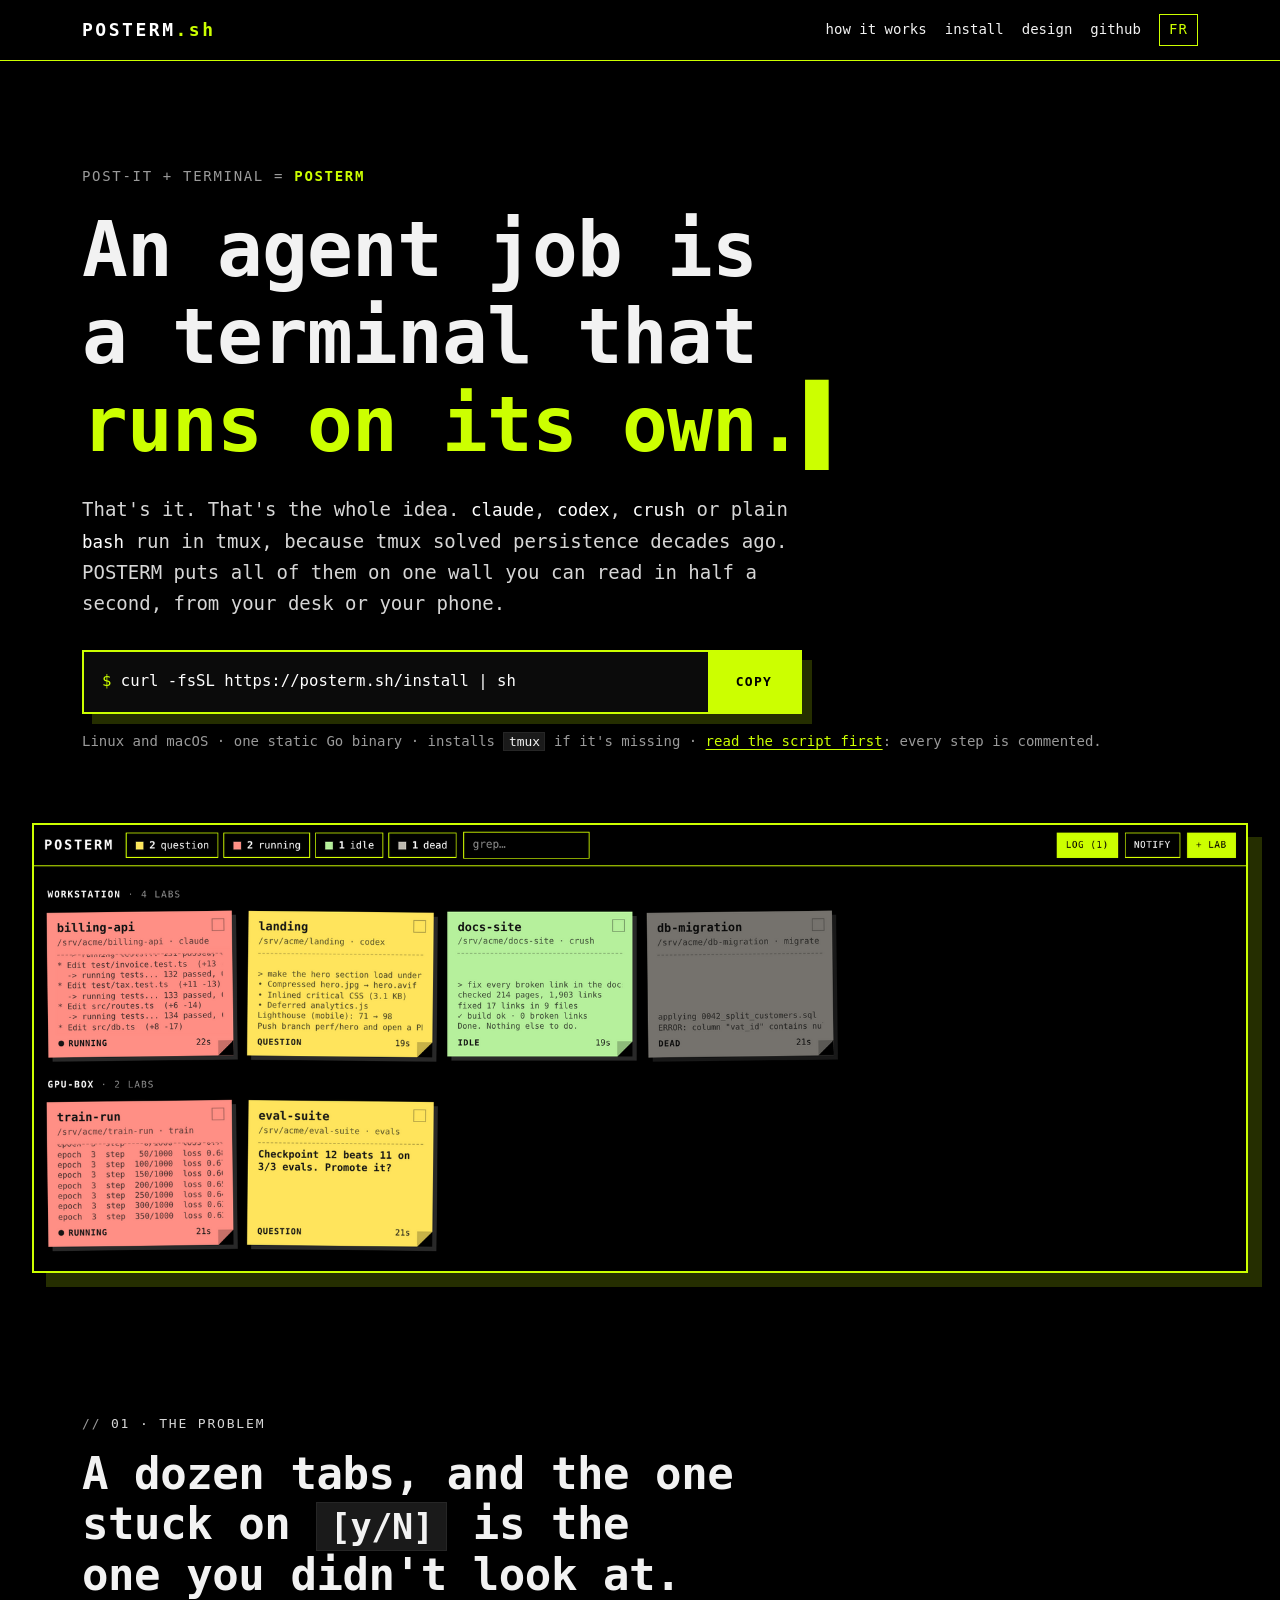
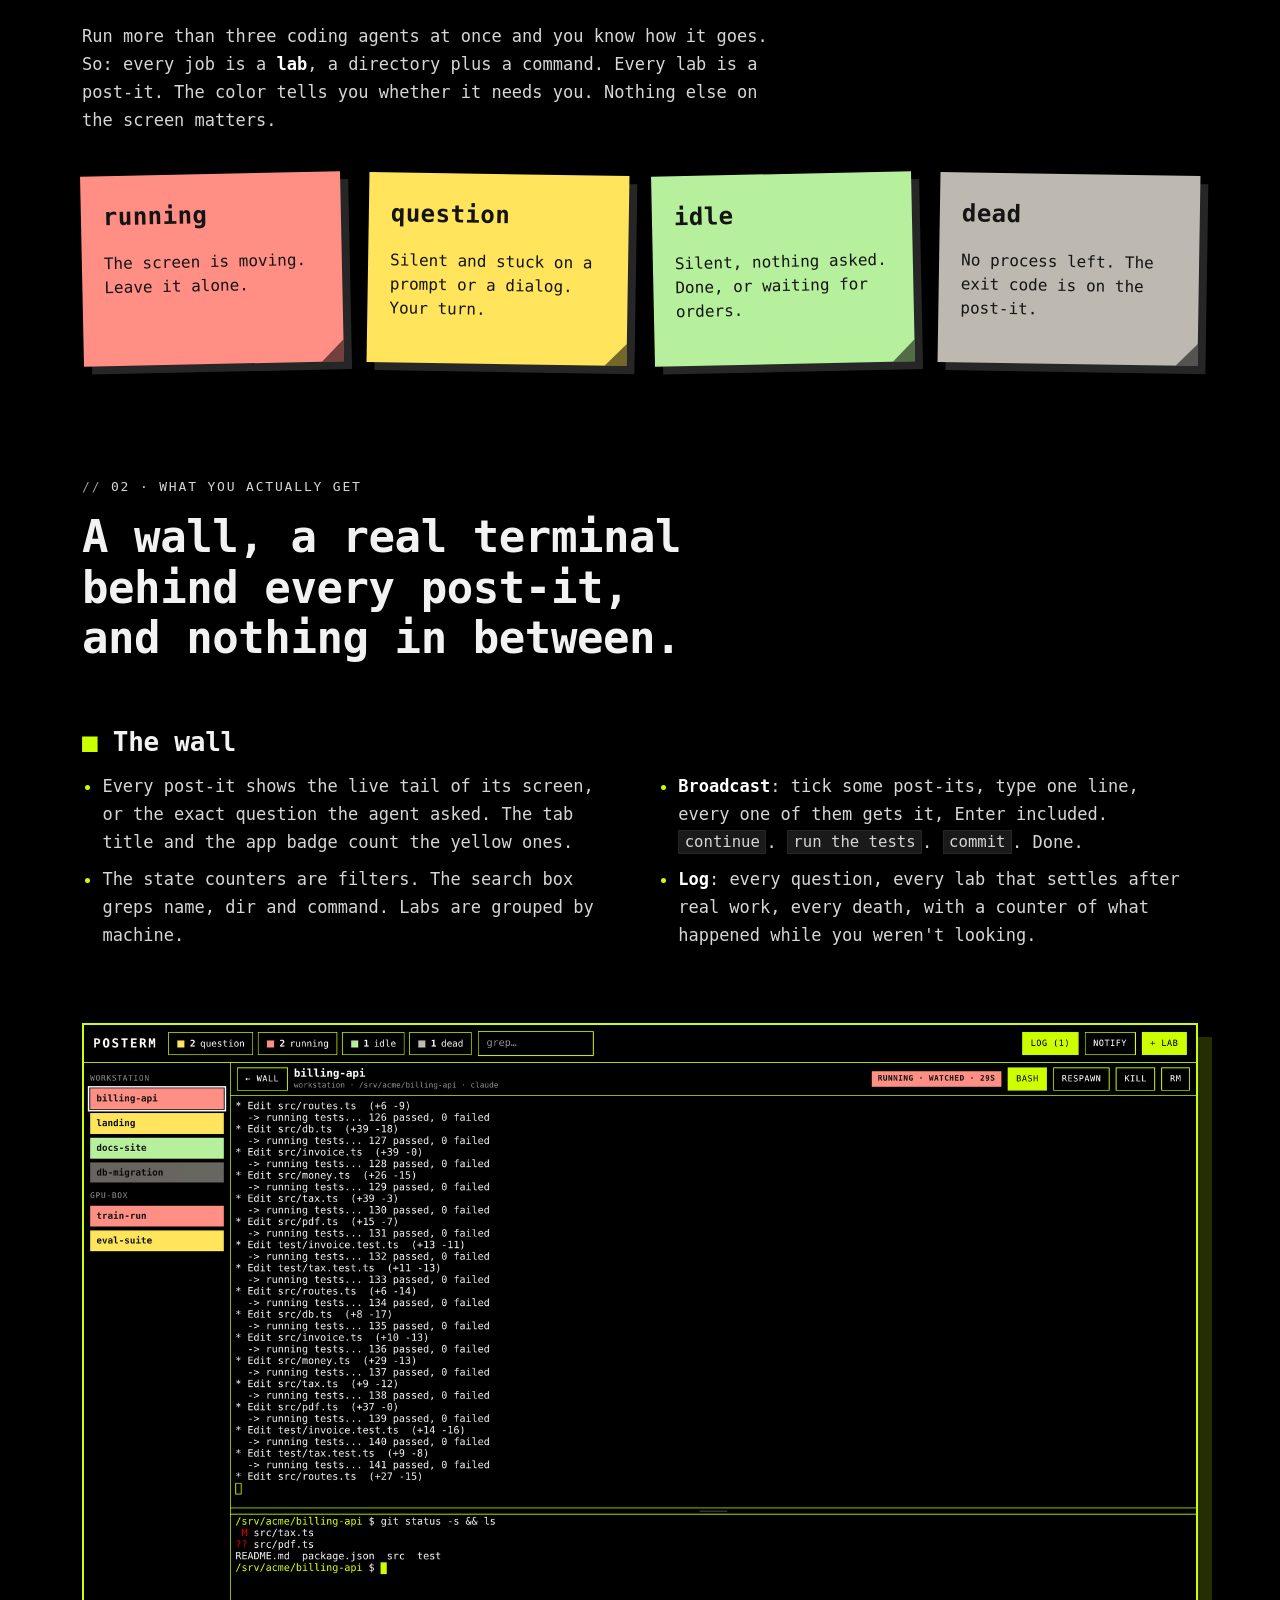
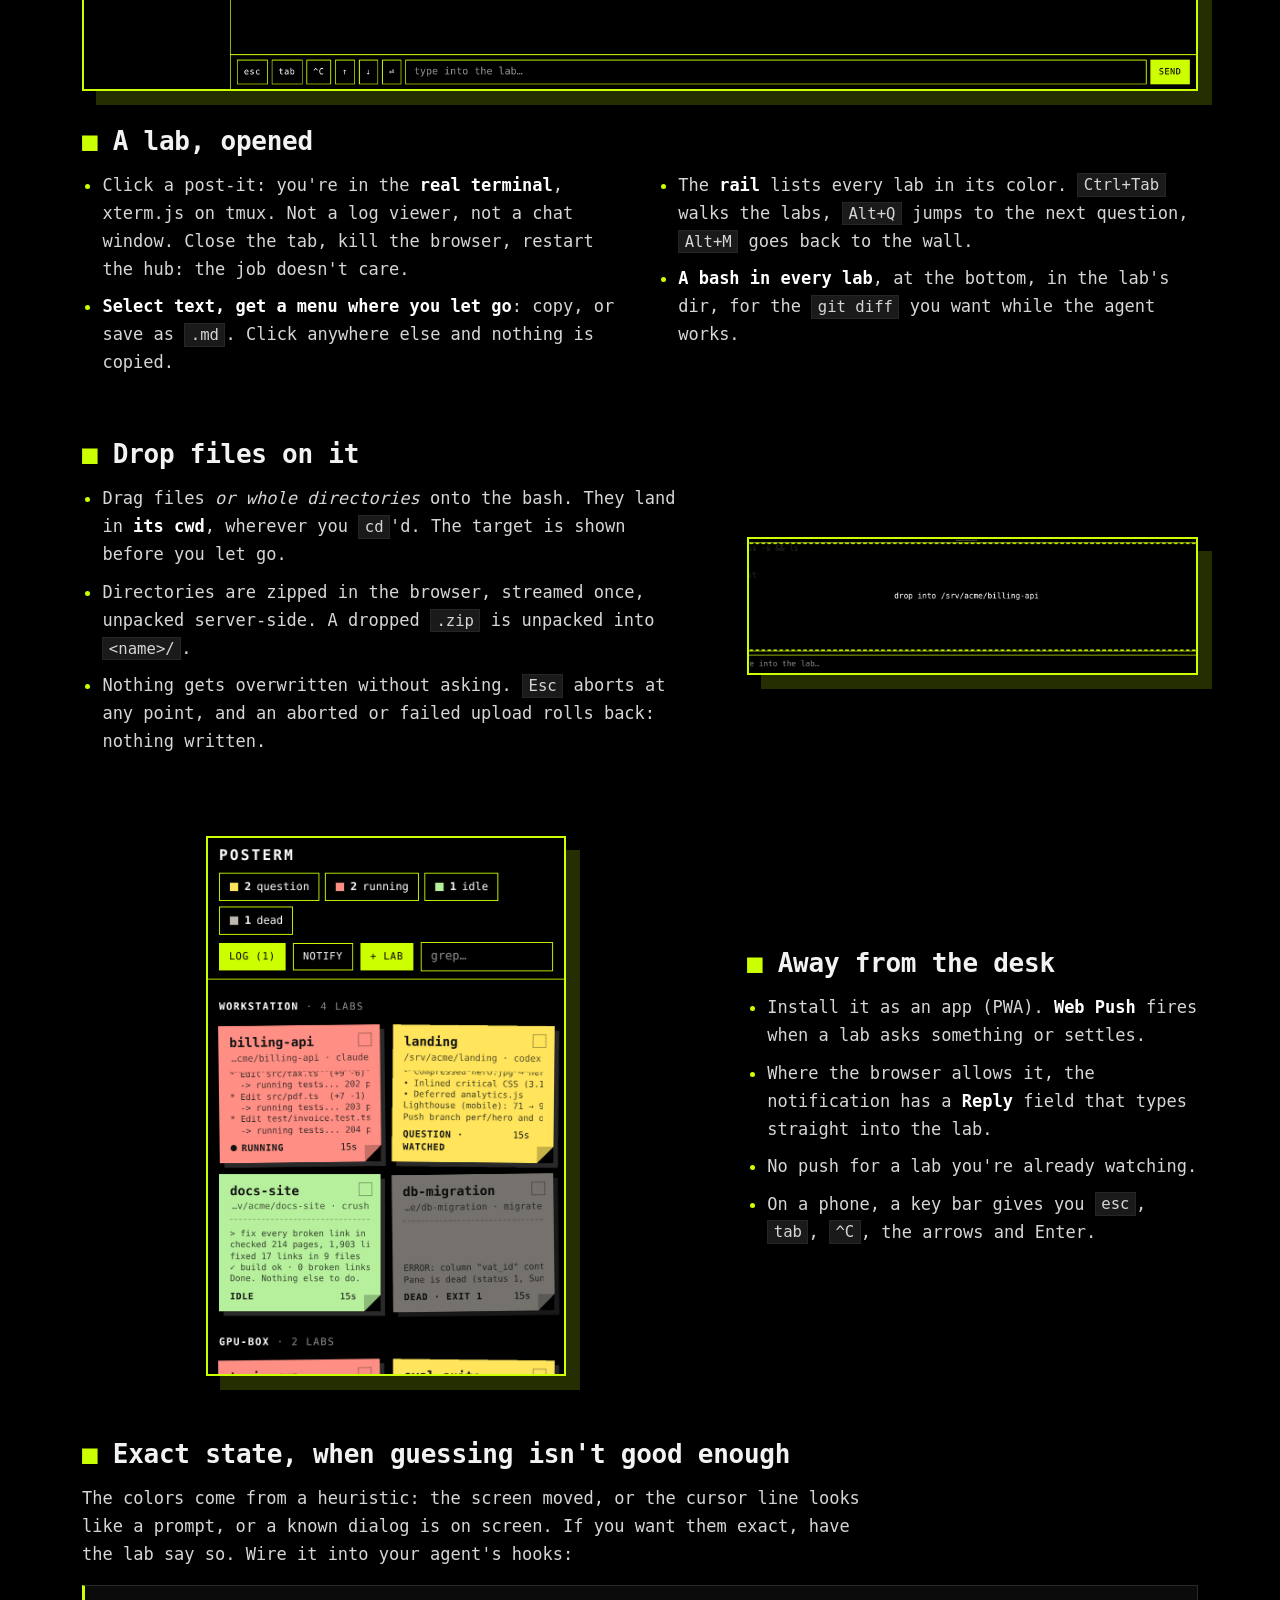
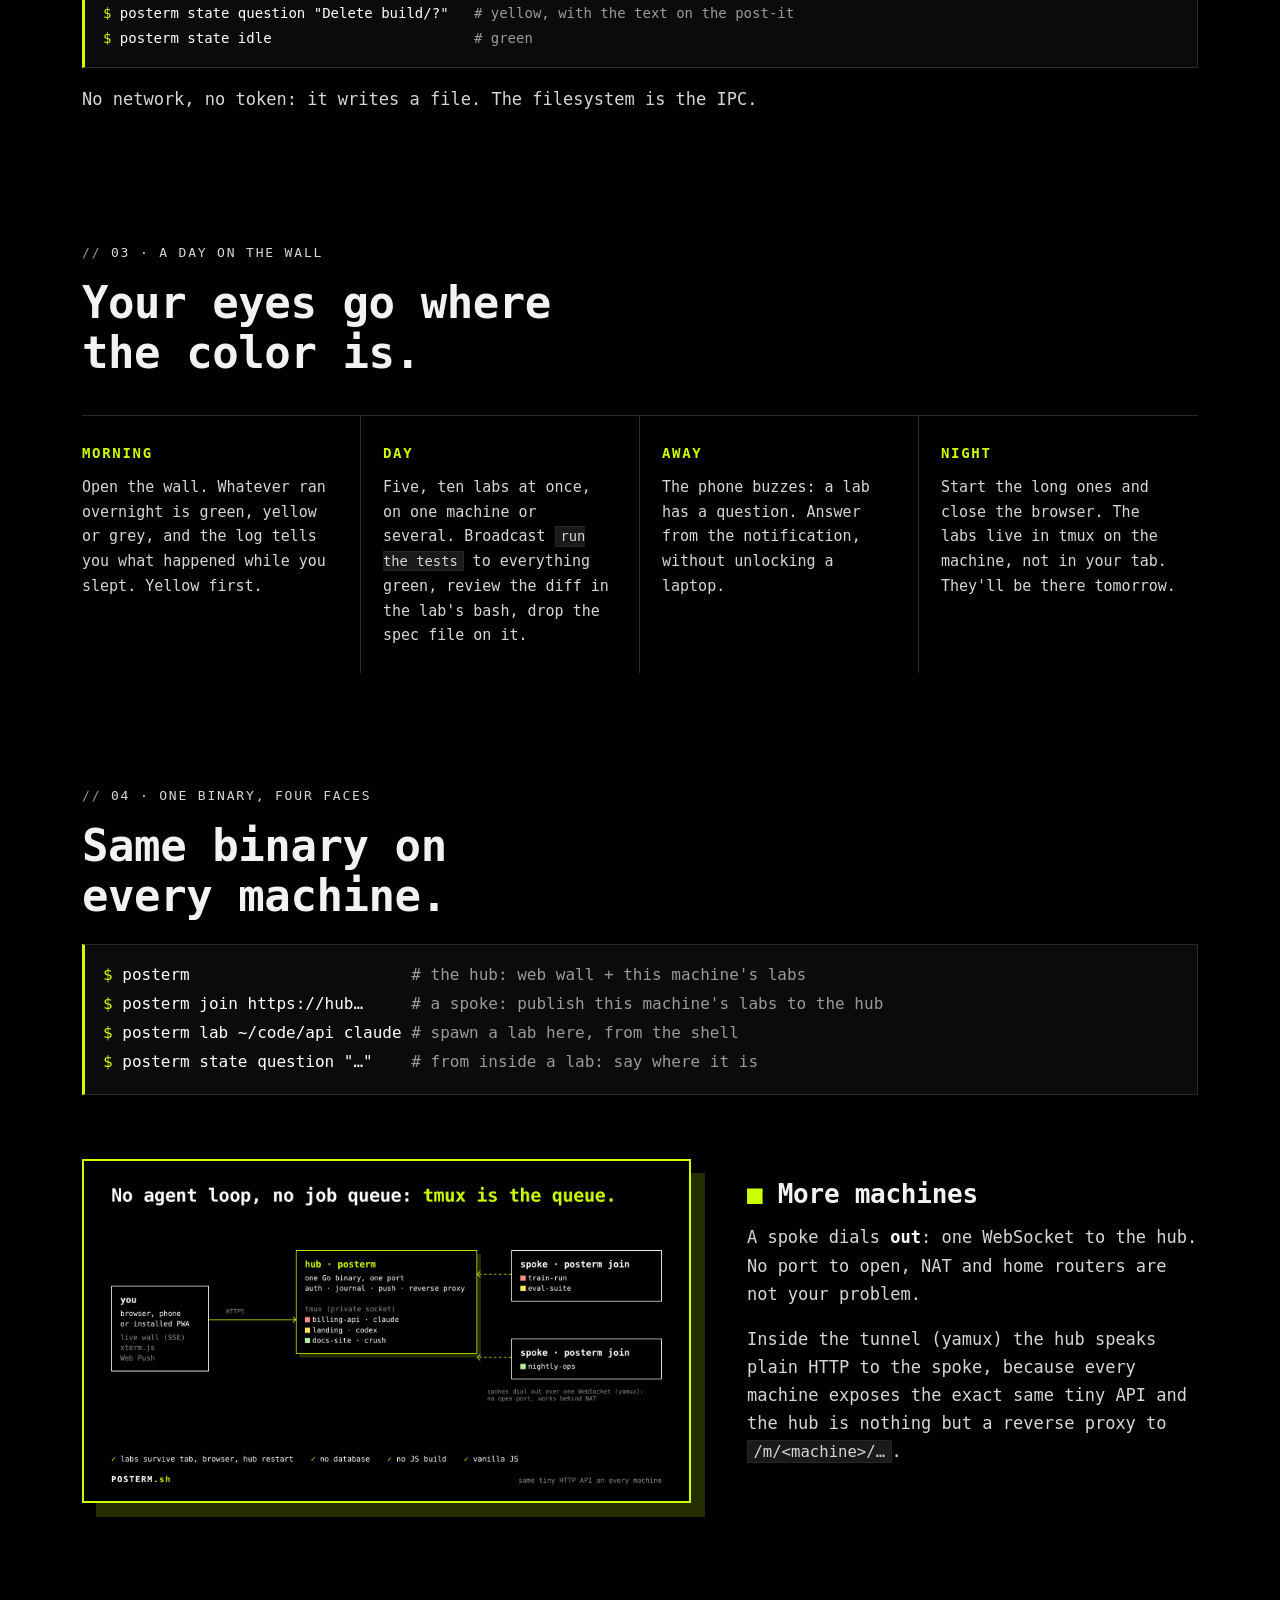
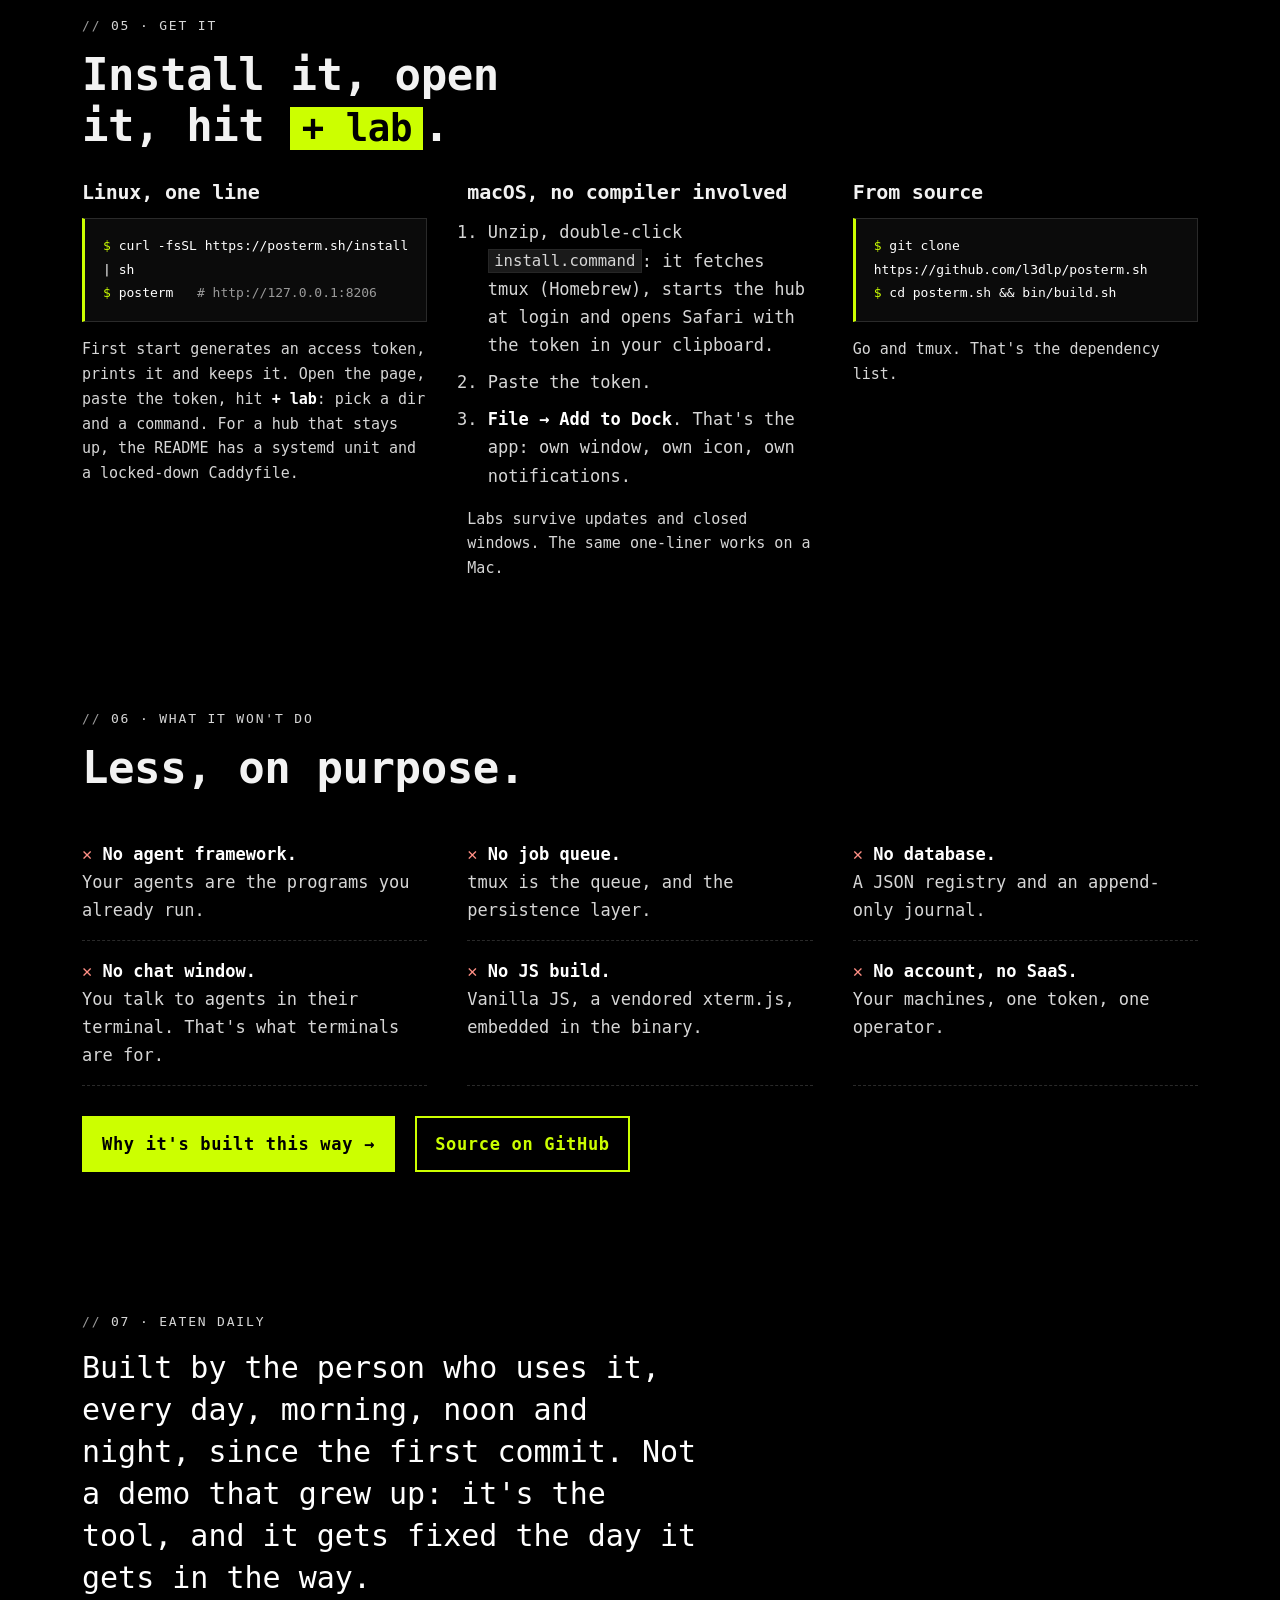
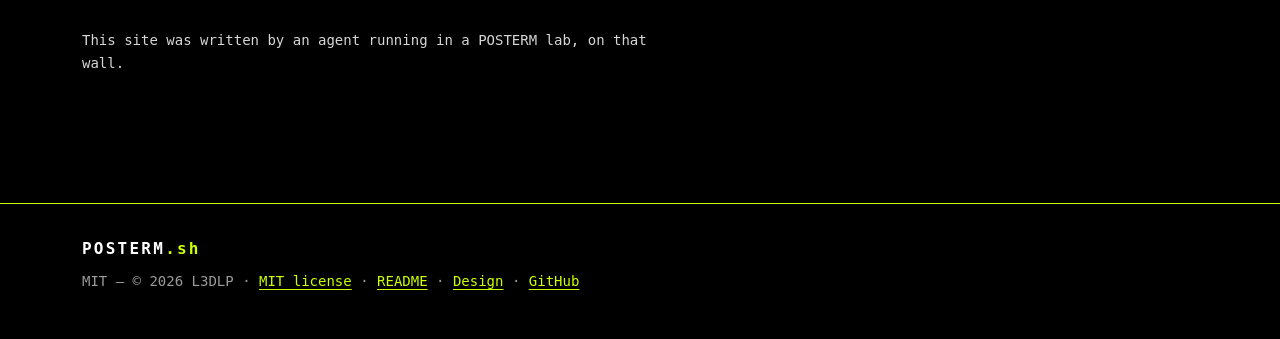
<file: site/index.html>
<!doctype html>
<html lang="en">
<head>
<meta charset="utf-8">
<meta name="viewport" content="width=device-width, initial-scale=1">
<title>POSTERM — a wall of post-its, every one a real terminal</title>
<meta name="description" content="Run claude, codex, crush or bash in tmux and read all of them on one wall: one post-it per job, colored by whether it needs you. One Go binary, no database, MIT.">
<meta name="color-scheme" content="dark">
<meta name="theme-color" content="#000000">
<link rel="canonical" href="https://posterm.sh/">
<link rel="alternate" hreflang="en" href="https://posterm.sh/">
<link rel="alternate" hreflang="fr" href="https://posterm.sh/fr/">
<link rel="alternate" hreflang="x-default" href="https://posterm.sh/">
<link rel="icon" href="favicon.svg" type="image/svg+xml">
<link rel="stylesheet" href="assets/site.css">
<meta property="og:type" content="website">
<meta property="og:site_name" content="POSTERM">
<meta property="og:title" content="POSTERM — a wall of post-its, every one a real terminal">
<meta property="og:description" content="Run claude, codex, crush or bash in tmux and read all of them on one wall: one post-it per job, colored by whether it needs you. One Go binary, no database, MIT.">
<meta property="og:url" content="https://posterm.sh/">
<meta property="og:image" content="https://posterm.sh/og.png">
<meta property="og:image:width" content="1200">
<meta property="og:image:height" content="630">
<meta property="og:image:alt" content="A wall of colored post-its, each one a live terminal running a coding agent.">
<meta property="og:locale" content="en_US">
<meta name="twitter:card" content="summary_large_image">
<meta name="twitter:title" content="POSTERM — a wall of post-its, every one a real terminal">
<meta name="twitter:description" content="Run claude, codex, crush or bash in tmux and read all of them on one wall: one post-it per job, colored by whether it needs you. One Go binary, no database, MIT.">
<meta name="twitter:image" content="https://posterm.sh/og.png">
<script src="assets/site.js" defer></script>
</head>
<body>
<a class="skip" href="#main">Skip to content</a>
<header class="top">
  <div class="wrap bar">
    <a class="logo" href="./" aria-label="POSTERM, Home">POSTERM<span>.sh</span></a>
    <nav aria-label="Site">
      <a href="./#how">How it works</a>
      <a href="./#install">Install</a>
      <a href="design/">Design</a>
      <a href="https://github.com/l3dlp/posterm.sh" rel="noopener">GitHub</a>
      <a class="lang" href="fr/" hreflang="fr" lang="fr" title="Version française">FR</a>
    </nav>
  </div>
</header>
<main id="main">
<section class="hero wrap">
  <p class="kicker">post-it + terminal = <strong>POSTERM</strong></p>
  <h1>An agent job is a terminal that <em>runs on its own.</em></h1>
  <p class="lede">That's it. That's the whole idea. <code>claude</code>, <code>codex</code>, <code>crush</code> or plain <code>bash</code> run in tmux, because tmux solved persistence decades ago. POSTERM puts all of them on one wall you can read in half a second, from your desk or your phone.</p>
  <div class="install" id="install">
    <pre class="cmd"><code><span class="ps" aria-hidden="true">$ </span><span data-copy-src>curl -fsSL https://posterm.sh/install | sh</span></code></pre>
    <button type="button" class="copy" data-copy data-done="copied">copy</button>
  </div>
  <p class="fine">Linux and macOS · one static Go binary · installs <code>tmux</code> if it's missing · <a href="install">read the script first</a>: every step is commented.</p>
</section>

<figure class="shot wrap wide">
  <picture>
    <source media="(max-width: 600px)" srcset="img/phone.png" width="780" height="1173">
    <img src="img/wall.png" width="1920" height="707" alt="The POSTERM wall: two machines, six labs as post-its. Red ones are running with their screen tail visible, yellow ones wait on a question, a green one is idle, a grey one is dead." fetchpriority="high">
  </picture>
</figure>

<section class="band wrap" id="how">
  <p class="label">01 · the problem</p>
  <h2>A dozen tabs, and the one stuck on <code>[y/N]</code> is the one you didn't look at.</h2>
  <p>Run more than three coding agents at once and you know how it goes. So: every job is a <strong>lab</strong>, a directory plus a command. Every lab is a post-it. The color tells you whether it needs you. Nothing else on the screen matters.</p>
  <ul class="notes" role="list">
    <li class="note r"><b>running</b><span>The screen is moving. Leave it alone.</span></li>
    <li class="note y"><b>question</b><span>Silent and stuck on a prompt or a dialog. Your turn.</span></li>
    <li class="note g"><b>idle</b><span>Silent, nothing asked. Done, or waiting for orders.</span></li>
    <li class="note k"><b>dead</b><span>No process left. The exit code is on the post-it.</span></li>
  </ul>
</section>

<section class="band wrap">
  <p class="label">02 · what you actually get</p>
  <h2>A wall, a real terminal behind every post-it, and nothing in between.</h2>

  <div class="feature">
    <div class="copy-col">
      <h3>The wall</h3>
      <ul>
        <li>Every post-it shows the live tail of its screen, or the exact question the agent asked. The tab title and the app badge count the yellow ones.</li>
        <li>The state counters are filters. The search box greps name, dir and command. Labs are grouped by machine.</li>
        <li><strong>Broadcast</strong>: tick some post-its, type one line, every one of them gets it, Enter included. <code>continue</code>. <code>run the tests</code>. <code>commit</code>. Done.</li>
        <li><strong>Log</strong>: every question, every lab that settles after real work, every death, with a counter of what happened while you weren't looking.</li>
      </ul>
    </div>
  </div>

  <div class="feature stack">
    <figure class="shot"><img src="img/lab.png" width="1920" height="1147" loading="lazy" alt="An open lab: the agent's terminal on top, the rail of labs on the left, the lab's own bash at the bottom showing git status."></figure>
    <div class="copy-col">
      <h3>A lab, opened</h3>
      <ul>
        <li>Click a post-it: you're in the <strong>real terminal</strong>, xterm.js on tmux. Not a log viewer, not a chat window. Close the tab, kill the browser, restart the hub: the job doesn't care.</li>
        <li><strong>Select text, get a menu where you let go</strong>: copy, or save as <code>.md</code>. Click anywhere else and nothing is copied.</li>
        <li>The <strong>rail</strong> lists every lab in its color. <code>Ctrl+Tab</code> walks the labs, <code>Alt+Q</code> jumps to the next question, <code>Alt+M</code> goes back to the wall.</li>
        <li><strong>A bash in every lab</strong>, at the bottom, in the lab's dir, for the <code>git diff</code> you want while the agent works.</li>
      </ul>
    </div>
  </div>

  <div class="feature split flip">
    <figure class="shot"><img src="img/drop.png" width="1200" height="360" loading="lazy" alt="Dragging a file over the lab's bash: an overlay shows the exact directory the file will land in."></figure>
    <div class="copy-col">
      <h3>Drop files on it</h3>
      <ul>
        <li>Drag files <em>or whole directories</em> onto the bash. They land in <strong>its cwd</strong>, wherever you <code>cd</code>'d. The target is shown before you let go.</li>
        <li>Directories are zipped in the browser, streamed once, unpacked server-side. A dropped <code>.zip</code> is unpacked into <code>&lt;name&gt;/</code>.</li>
        <li>Nothing gets overwritten without asking. <code>Esc</code> aborts at any point, and an aborted or failed upload rolls back: nothing written.</li>
      </ul>
    </div>
  </div>

  <div class="feature split">
    <figure class="shot phone"><img src="img/phone.png" width="780" height="1173" loading="lazy" alt="The wall on a phone: the same post-its, stacked two per row."></figure>
    <div class="copy-col">
      <h3>Away from the desk</h3>
      <ul>
        <li>Install it as an app (PWA). <strong>Web Push</strong> fires when a lab asks something or settles.</li>
        <li>Where the browser allows it, the notification has a <strong>Reply</strong> field that types straight into the lab.</li>
        <li>No push for a lab you're already watching.</li>
        <li>On a phone, a key bar gives you <code>esc</code>, <code>tab</code>, <code>^C</code>, the arrows and Enter.</li>
      </ul>
    </div>
  </div>

  <div class="feature">
    <div class="copy-col">
      <h3>Exact state, when guessing isn't good enough</h3>
      <p>The colors come from a heuristic: the screen moved, or the cursor line looks like a prompt, or a known dialog is on screen. If you want them exact, have the lab say so. Wire it into your agent's hooks:</p>
<pre class="term"><code><span class="ps">$ </span>posterm state question "Delete build/?"   <span class="c"># yellow, with the text on the post-it</span>
<span class="ps">$ </span>posterm state idle                        <span class="c"># green</span></code></pre>
      <p>No network, no token: it writes a file. The filesystem is the IPC.</p>
    </div>
  </div>
</section>

<section class="band wrap">
  <p class="label">03 · a day on the wall</p>
  <h2>Your eyes go where the color is.</h2>
  <ol class="day" role="list">
    <li><b>Morning</b><p>Open the wall. Whatever ran overnight is green, yellow or grey, and the log tells you what happened while you slept. Yellow first.</p></li>
    <li><b>Day</b><p>Five, ten labs at once, on one machine or several. Broadcast <code>run the tests</code> to everything green, review the diff in the lab's bash, drop the spec file on it.</p></li>
    <li><b>Away</b><p>The phone buzzes: a lab has a question. Answer from the notification, without unlocking a laptop.</p></li>
    <li><b>Night</b><p>Start the long ones and close the browser. The labs live in tmux on the machine, not in your tab. They'll be there tomorrow.</p></li>
  </ol>
</section>

<section class="band wrap">
  <p class="label">04 · one binary, four faces</p>
  <h2>Same binary on every machine.</h2>
<pre class="term big"><code><span class="ps">$ </span>posterm                       <span class="c"># the hub: web wall + this machine's labs</span>
<span class="ps">$ </span>posterm join https://hub…     <span class="c"># a spoke: publish this machine's labs to the hub</span>
<span class="ps">$ </span>posterm lab ~/code/api claude <span class="c"># spawn a lab here, from the shell</span>
<span class="ps">$ </span>posterm state question "…"    <span class="c"># from inside a lab: say where it is</span></code></pre>
  <div class="feature split">
    <figure class="shot"><img src="img/arch.png" width="1600" height="900" loading="lazy" alt="Architecture: your browser talks HTTPS to one hub; spokes on other machines dial out to the hub over one WebSocket; every machine runs its labs in its own tmux."></figure>
    <div class="copy-col">
      <h3>More machines</h3>
      <p>A spoke dials <strong>out</strong>: one WebSocket to the hub. No port to open, NAT and home routers are not your problem.</p>
      <p>Inside the tunnel (yamux) the hub speaks plain HTTP to the spoke, because every machine exposes the exact same tiny API and the hub is nothing but a reverse proxy to <code>/m/&lt;machine&gt;/…</code>.</p>
    </div>
  </div>
</section>

<section class="band wrap">
  <p class="label">05 · get it</p>
  <h2>Install it, open it, hit <span class="kbd">+ lab</span>.</h2>
  <div class="cols">
    <div class="col">
      <h3>Linux, one line</h3>
<pre class="term"><code><span class="ps">$ </span>curl -fsSL https://posterm.sh/install | sh
<span class="ps">$ </span>posterm   <span class="c"># http://127.0.0.1:8206</span></code></pre>
      <p>First start generates an access token, prints it and keeps it. Open the page, paste the token, hit <strong>+ lab</strong>: pick a dir and a command. For a hub that stays up, the README has a systemd unit and a locked-down Caddyfile.</p>
    </div>
    <div class="col">
      <h3>macOS, no compiler involved</h3>
      <ol>
        <li>Unzip, double-click <code>install.command</code>: it fetches tmux (Homebrew), starts the hub at login and opens Safari with the token in your clipboard.</li>
        <li>Paste the token.</li>
        <li><strong>File → Add to Dock</strong>. That's the app: own window, own icon, own notifications.</li>
      </ol>
      <p>Labs survive updates and closed windows. The same one-liner works on a Mac.</p>
    </div>
    <div class="col">
      <h3>From source</h3>
<pre class="term"><code><span class="ps">$ </span>git clone https://github.com/l3dlp/posterm.sh
<span class="ps">$ </span>cd posterm.sh && bin/build.sh</code></pre>
      <p>Go and tmux. That's the dependency list.</p>
    </div>
  </div>
</section>

<section class="band wrap">
  <p class="label">06 · what it won't do</p>
  <h2>Less, on purpose.</h2>
  <ul class="nos" role="list">
    <li><b>No agent framework.</b> Your agents are the programs you already run.</li>
    <li><b>No job queue.</b> tmux is the queue, and the persistence layer.</li>
    <li><b>No database.</b> A JSON registry and an append-only journal.</li>
    <li><b>No chat window.</b> You talk to agents in their terminal. That's what terminals are for.</li>
    <li><b>No JS build.</b> Vanilla JS, a vendored xterm.js, embedded in the binary.</li>
    <li><b>No account, no SaaS.</b> Your machines, one token, one operator.</li>
  </ul>
  <p class="more"><a class="btn" href="design/">Why it's built this way →</a> <a class="btn ghost" href="https://github.com/l3dlp/posterm.sh" rel="noopener">Source on GitHub</a></p>
</section>

<section class="band wrap dog">
  <p class="label">07 · eaten daily</p>
  <p class="big">Built by the person who uses it, every day, morning, noon and night, since the first commit. Not a demo that grew up: it's the tool, and it gets fixed the day it gets in the way.</p>
  <p class="fine">This site was written by an agent running in a POSTERM lab, on that wall.</p>
</section>

</main>
<footer class="foot">
  <div class="wrap">
    <p class="logo">POSTERM<span>.sh</span></p>
    <p>MIT — © 2026 L3DLP · <a href="https://github.com/l3dlp/posterm.sh/blob/main/LICENSE" rel="noopener">MIT license</a> · <a href="https://github.com/l3dlp/posterm.sh#readme" rel="noopener">README</a> · <a href="design/">Design</a> · <a href="https://github.com/l3dlp/posterm.sh" rel="noopener">GitHub</a></p>
  </div>
</footer>
</body>
</html>
</file>
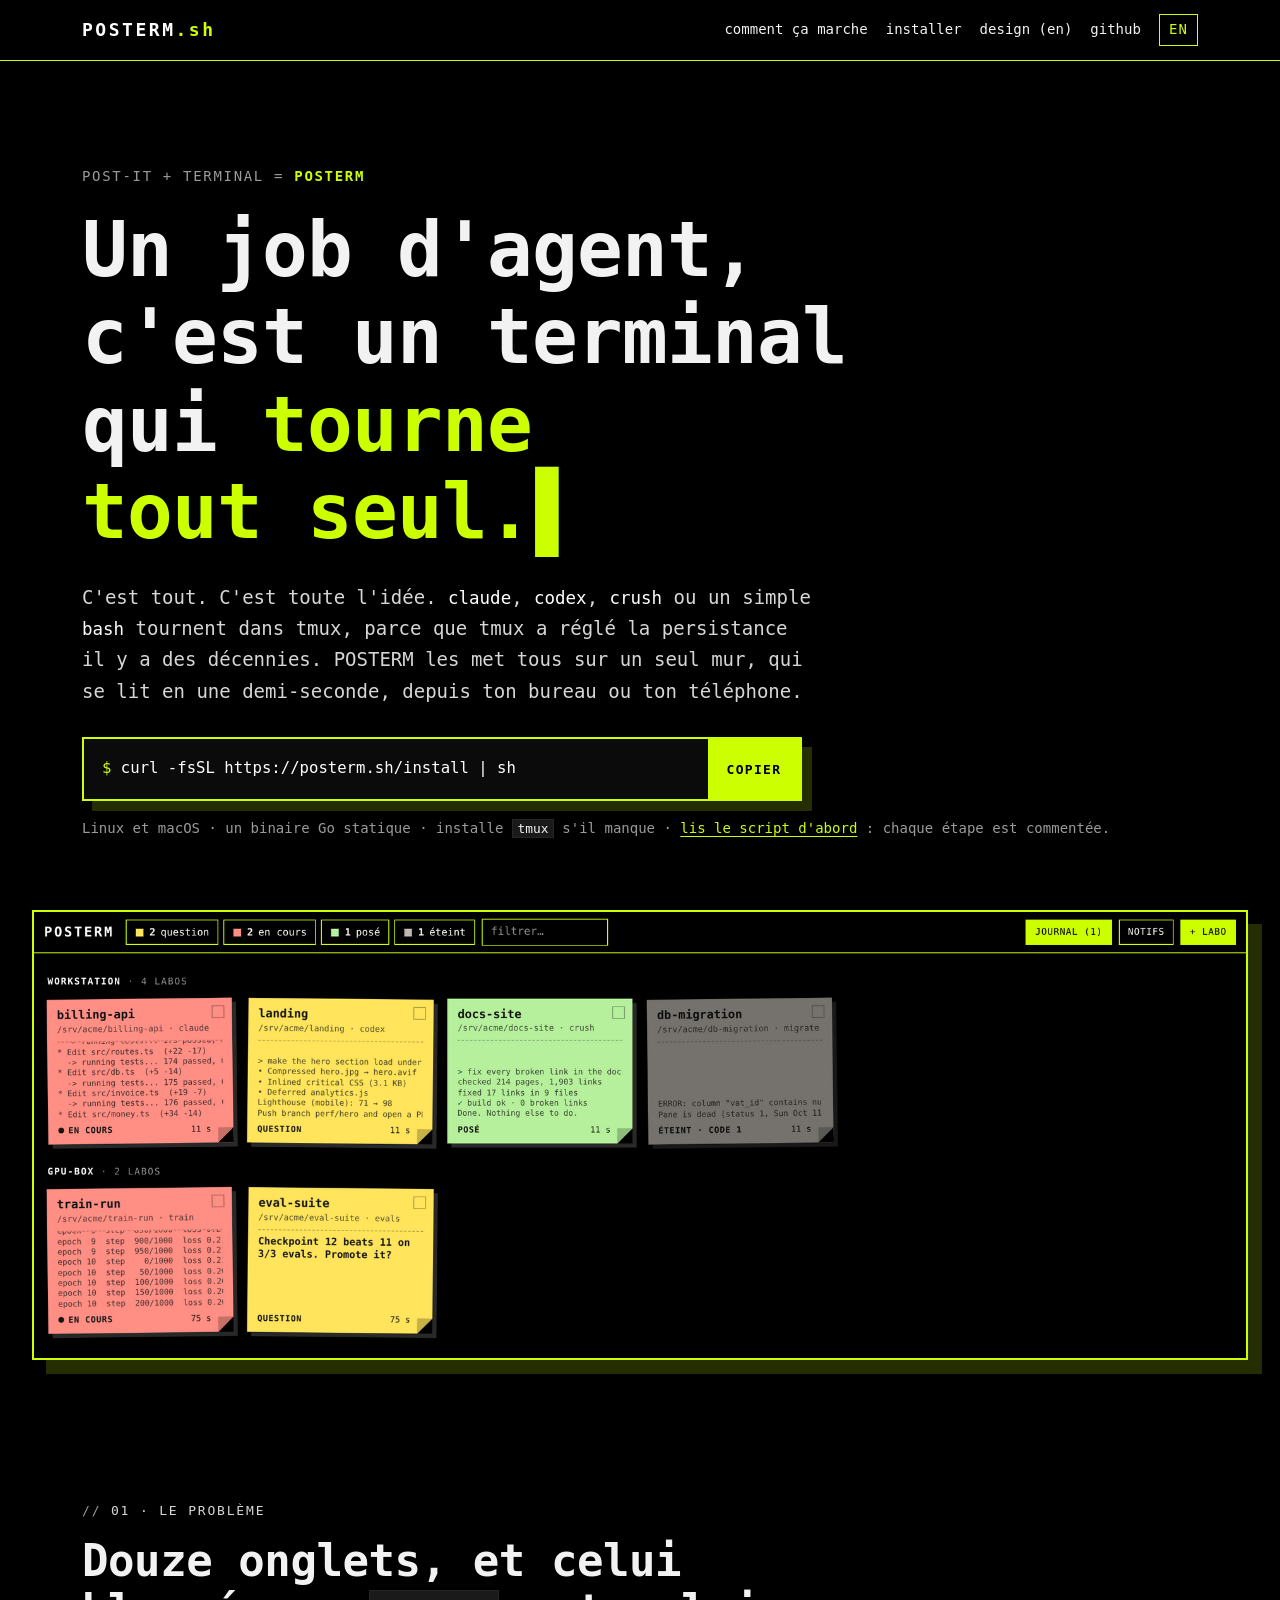
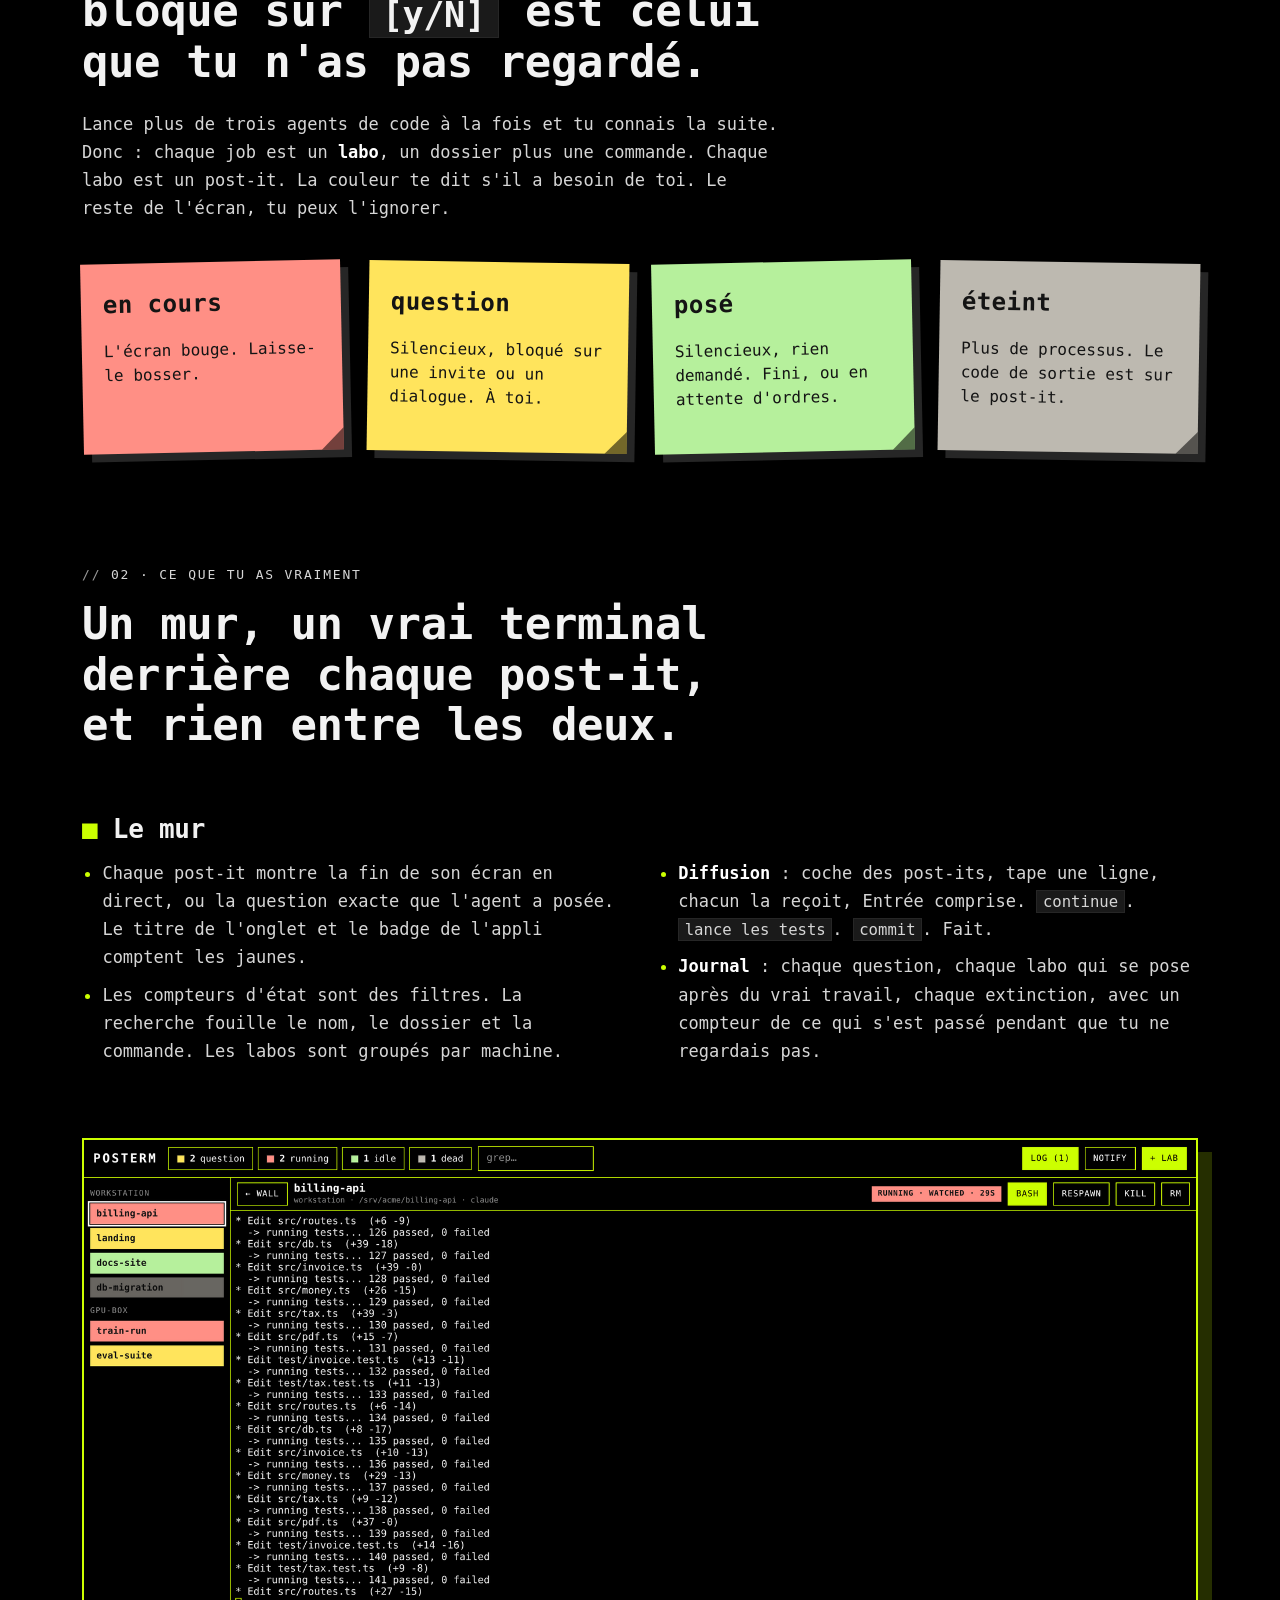
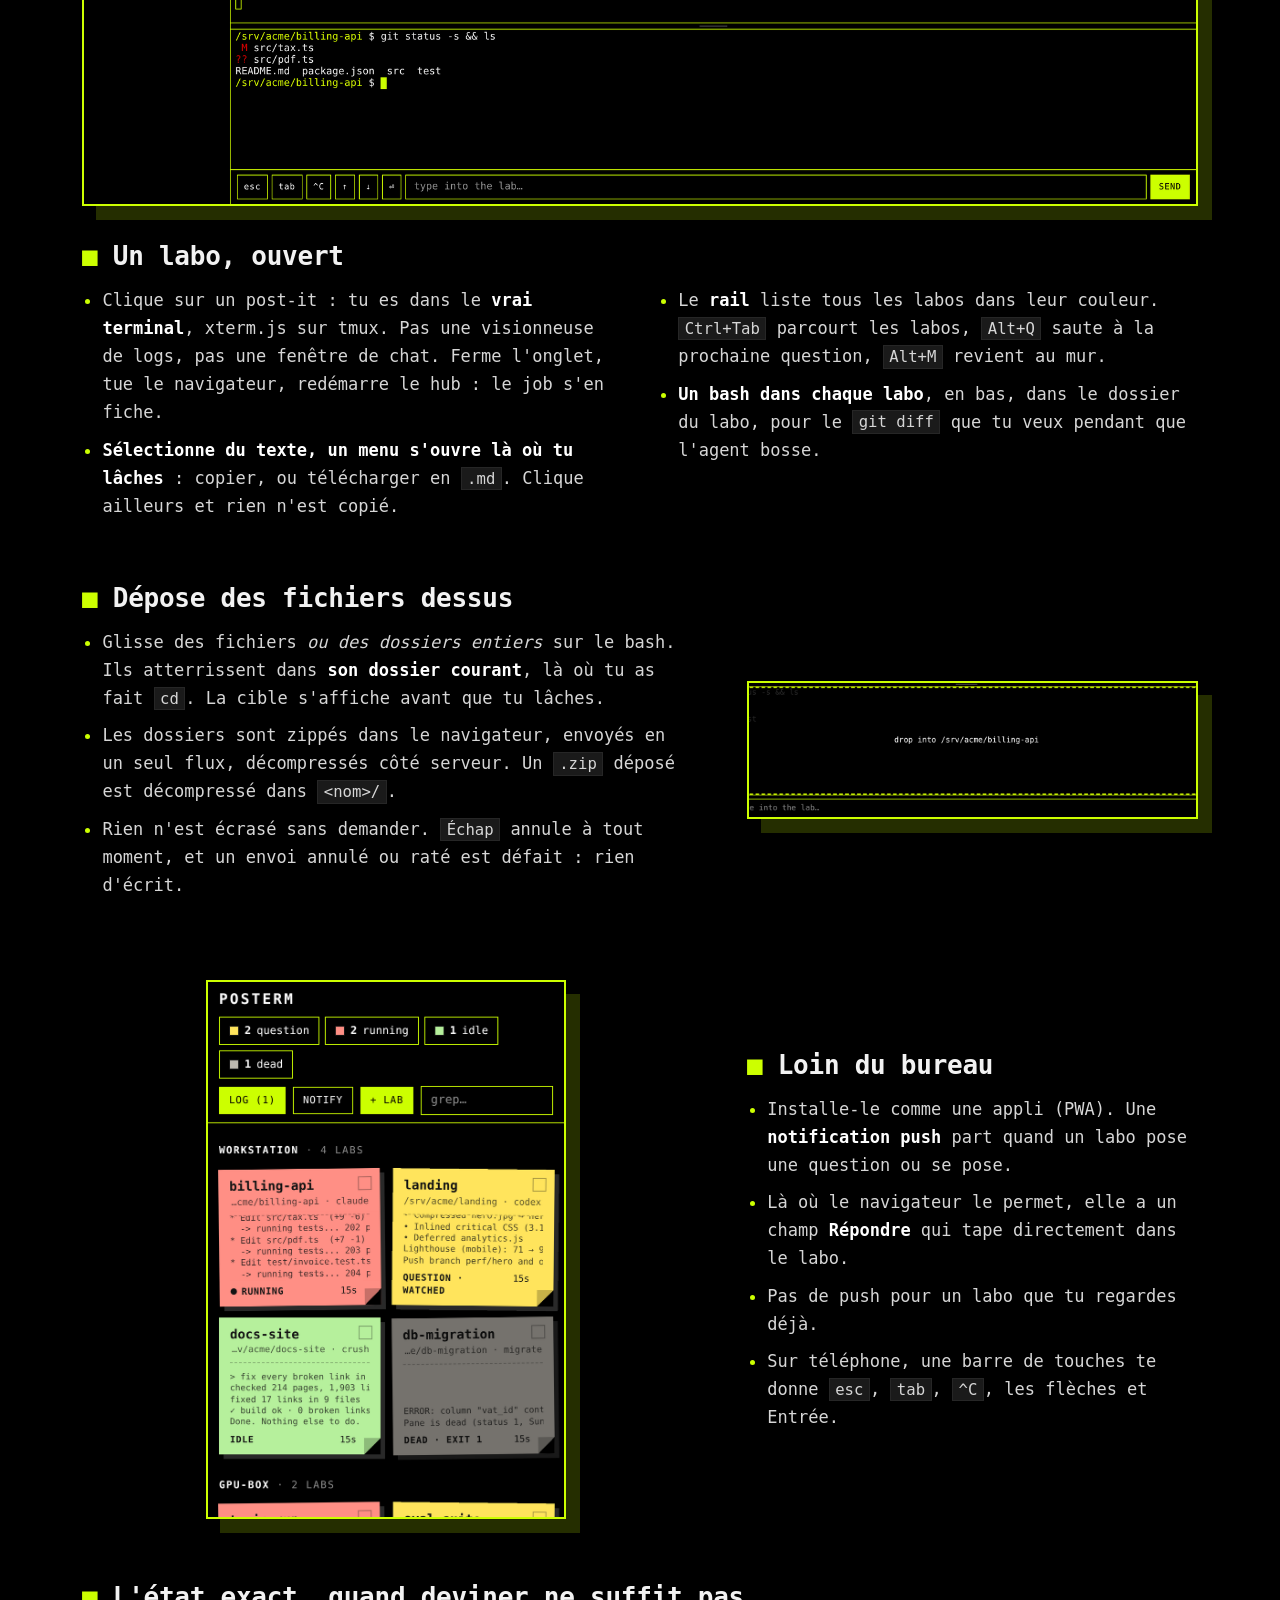
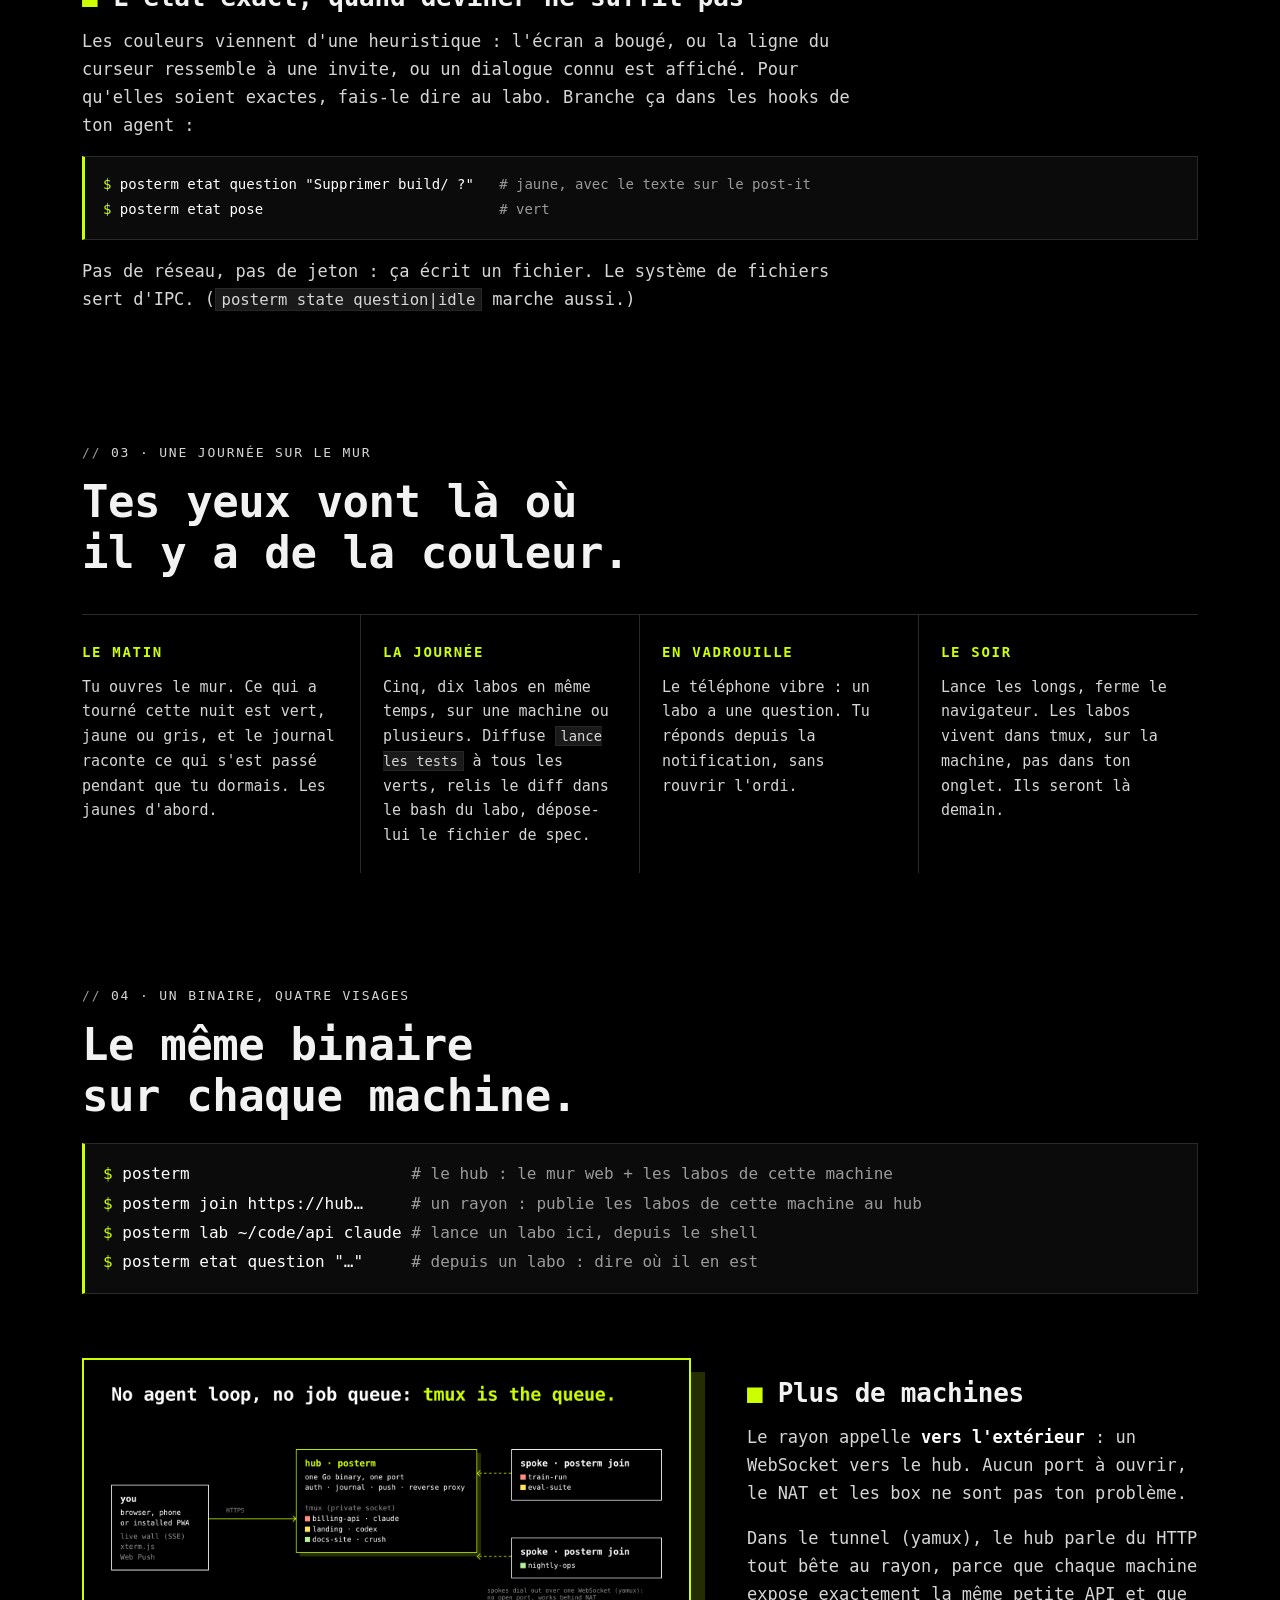
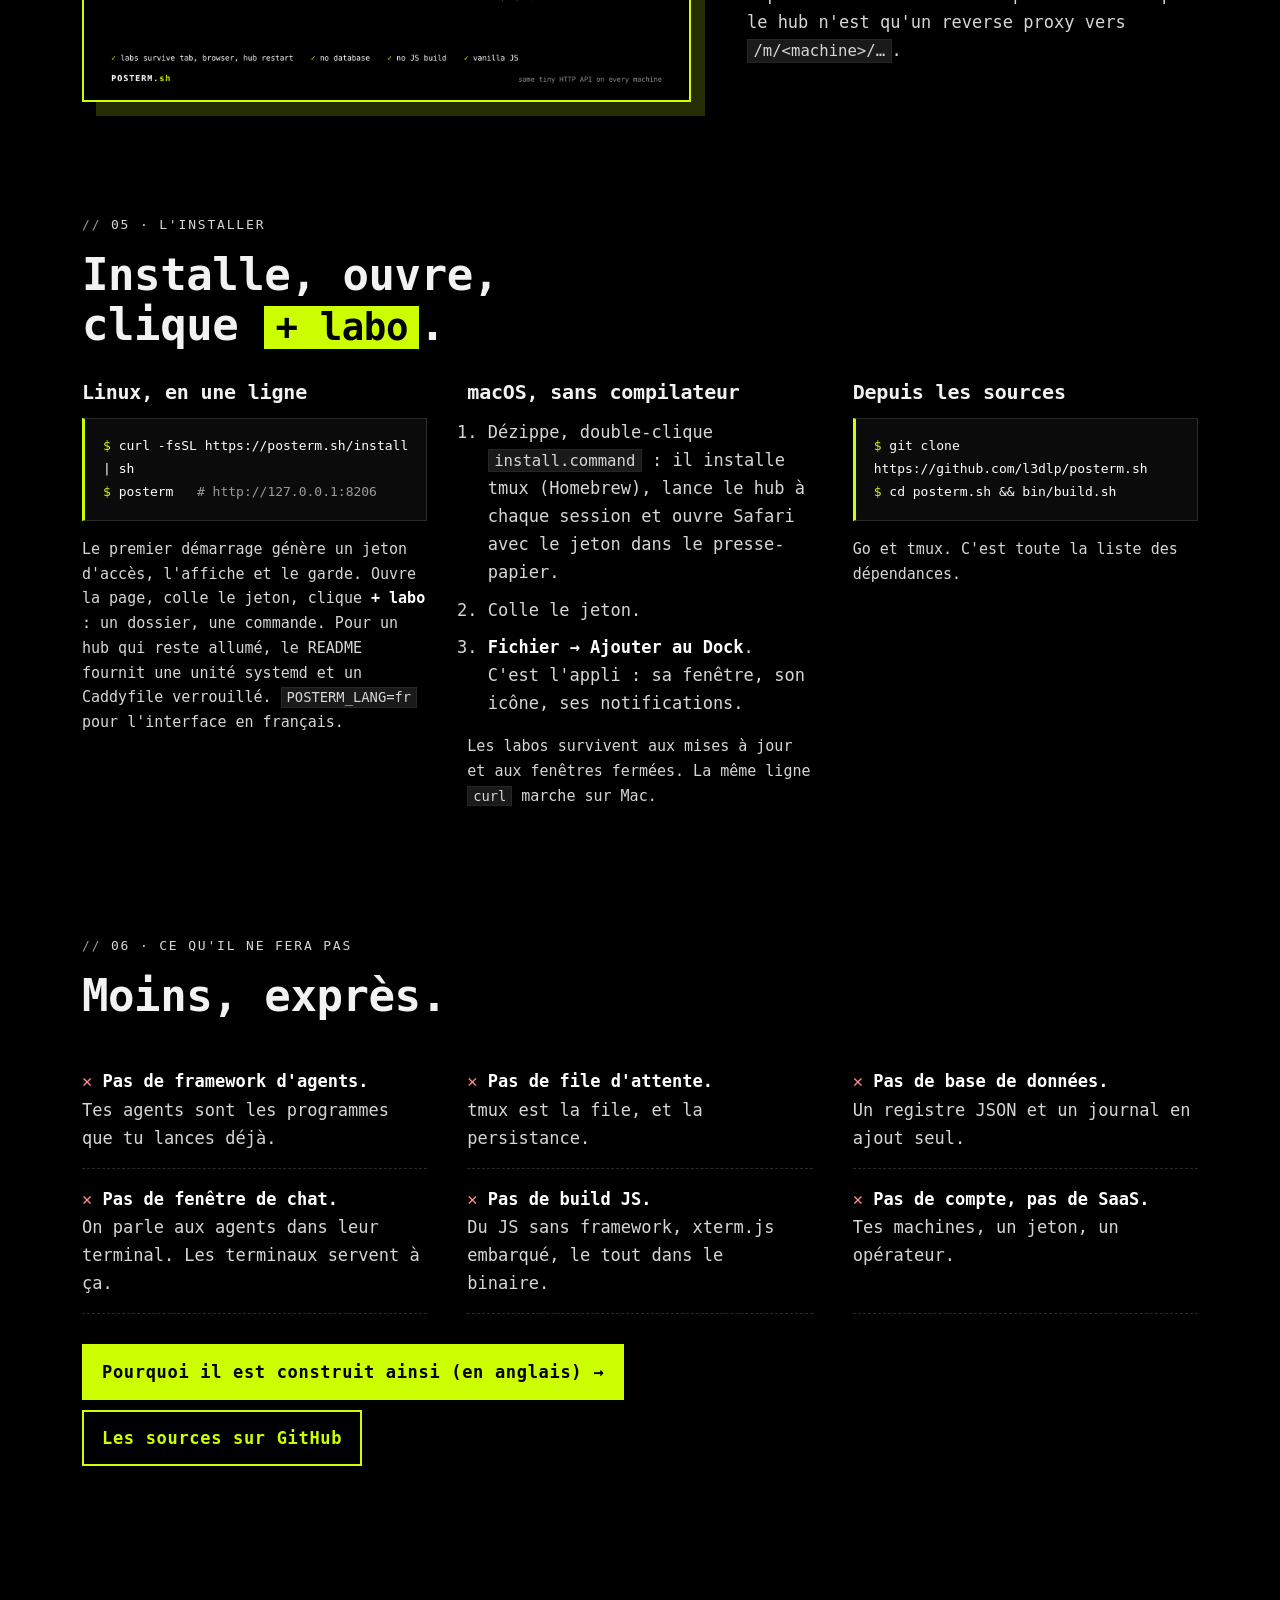
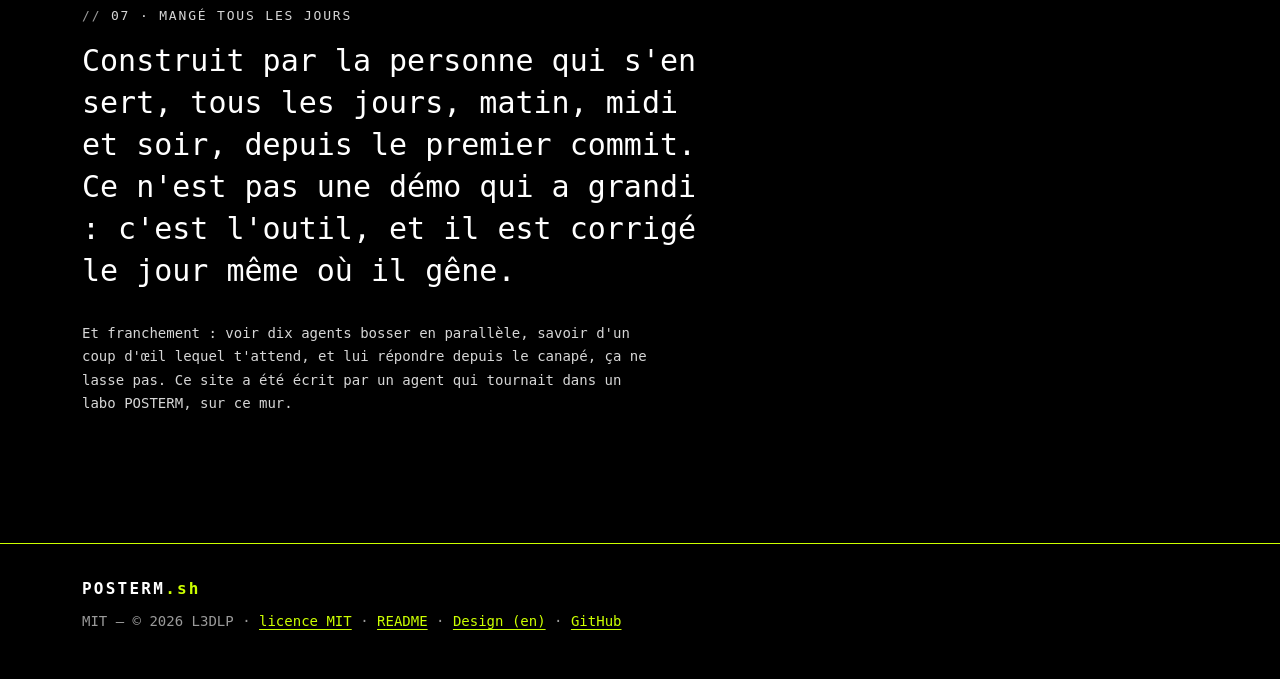
<file: site/fr/index.html>
<!doctype html>
<html lang="fr">
<head>
<meta charset="utf-8">
<meta name="viewport" content="width=device-width, initial-scale=1">
<title>POSTERM — un mur de post-its, chacun un vrai terminal</title>
<meta name="description" content="Lance claude, codex, crush ou bash dans tmux et lis-les tous sur un seul mur : un post-it par job, coloré selon qu&#39;il a besoin de toi. Un binaire Go, pas de base de données, MIT.">
<meta name="color-scheme" content="dark">
<meta name="theme-color" content="#000000">
<link rel="canonical" href="https://posterm.sh/fr/">
<link rel="alternate" hreflang="en" href="https://posterm.sh/">
<link rel="alternate" hreflang="fr" href="https://posterm.sh/fr/">
<link rel="alternate" hreflang="x-default" href="https://posterm.sh/">
<link rel="icon" href="../favicon.svg" type="image/svg+xml">
<link rel="stylesheet" href="../assets/site.css">
<meta property="og:type" content="website">
<meta property="og:site_name" content="POSTERM">
<meta property="og:title" content="POSTERM — un mur de post-its, chacun un vrai terminal">
<meta property="og:description" content="Lance claude, codex, crush ou bash dans tmux et lis-les tous sur un seul mur : un post-it par job, coloré selon qu&#39;il a besoin de toi. Un binaire Go, pas de base de données, MIT.">
<meta property="og:url" content="https://posterm.sh/fr/">
<meta property="og:image" content="https://posterm.sh/og.png">
<meta property="og:image:width" content="1200">
<meta property="og:image:height" content="630">
<meta property="og:image:alt" content="A wall of colored post-its, each one a live terminal running a coding agent.">
<meta property="og:locale" content="fr_FR">
<meta name="twitter:card" content="summary_large_image">
<meta name="twitter:title" content="POSTERM — un mur de post-its, chacun un vrai terminal">
<meta name="twitter:description" content="Lance claude, codex, crush ou bash dans tmux et lis-les tous sur un seul mur : un post-it par job, coloré selon qu&#39;il a besoin de toi. Un binaire Go, pas de base de données, MIT.">
<meta name="twitter:image" content="https://posterm.sh/og.png">
<script src="../assets/site.js" defer></script>
</head>
<body>
<a class="skip" href="#main">Aller au contenu</a>
<header class="top">
  <div class="wrap bar">
    <a class="logo" href="../fr/" aria-label="POSTERM, Accueil">POSTERM<span>.sh</span></a>
    <nav aria-label="Site">
      <a href="../fr/#how">Comment ça marche</a>
      <a href="../fr/#install">Installer</a>
      <a href="../design/">Design (en)</a>
      <a href="https://github.com/l3dlp/posterm.sh" rel="noopener">GitHub</a>
      <a class="lang" href="../" hreflang="en" lang="en" title="English version">EN</a>
    </nav>
  </div>
</header>
<main id="main">
<section class="hero wrap">
  <p class="kicker">post-it + terminal = <strong>POSTERM</strong></p>
  <h1>Un job d'agent, c'est un terminal qui <em>tourne tout seul.</em></h1>
  <p class="lede">C'est tout. C'est toute l'idée. <code>claude</code>, <code>codex</code>, <code>crush</code> ou un simple <code>bash</code> tournent dans tmux, parce que tmux a réglé la persistance il y a des décennies. POSTERM les met tous sur un seul mur, qui se lit en une demi-seconde, depuis ton bureau ou ton téléphone.</p>
  <div class="install" id="install">
    <pre class="cmd"><code><span class="ps" aria-hidden="true">$ </span><span data-copy-src>curl -fsSL https://posterm.sh/install | sh</span></code></pre>
    <button type="button" class="copy" data-copy data-done="copié">copier</button>
  </div>
  <p class="fine">Linux et macOS · un binaire Go statique · installe <code>tmux</code> s'il manque · <a href="../install">lis le script d'abord</a> : chaque étape est commentée.</p>
</section>

<figure class="shot wrap wide">
  <img src="../img/wall-fr.png" width="1920" height="707" alt="Le mur POSTERM : deux machines, six labos en post-its. Les rouges tournent et montrent la fin de leur écran, les jaunes attendent une réponse, un vert est posé, un gris est éteint." fetchpriority="high">
</figure>

<section class="band wrap" id="how">
  <p class="label">01 · le problème</p>
  <h2>Douze onglets, et celui bloqué sur <code>[y/N]</code> est celui que tu n'as pas regardé.</h2>
  <p>Lance plus de trois agents de code à la fois et tu connais la suite. Donc : chaque job est un <strong>labo</strong>, un dossier plus une commande. Chaque labo est un post-it. La couleur te dit s'il a besoin de toi. Le reste de l'écran, tu peux l'ignorer.</p>
  <ul class="notes" role="list">
    <li class="note r"><b>en cours</b><span>L'écran bouge. Laisse-le bosser.</span></li>
    <li class="note y"><b>question</b><span>Silencieux, bloqué sur une invite ou un dialogue. À toi.</span></li>
    <li class="note g"><b>posé</b><span>Silencieux, rien demandé. Fini, ou en attente d'ordres.</span></li>
    <li class="note k"><b>éteint</b><span>Plus de processus. Le code de sortie est sur le post-it.</span></li>
  </ul>
</section>

<section class="band wrap">
  <p class="label">02 · ce que tu as vraiment</p>
  <h2>Un mur, un vrai terminal derrière chaque post-it, et rien entre les deux.</h2>

  <div class="feature">
    <div class="copy-col">
      <h3>Le mur</h3>
      <ul>
        <li>Chaque post-it montre la fin de son écran en direct, ou la question exacte que l'agent a posée. Le titre de l'onglet et le badge de l'appli comptent les jaunes.</li>
        <li>Les compteurs d'état sont des filtres. La recherche fouille le nom, le dossier et la commande. Les labos sont groupés par machine.</li>
        <li><strong>Diffusion</strong> : coche des post-its, tape une ligne, chacun la reçoit, Entrée comprise. <code>continue</code>. <code>lance les tests</code>. <code>commit</code>. Fait.</li>
        <li><strong>Journal</strong> : chaque question, chaque labo qui se pose après du vrai travail, chaque extinction, avec un compteur de ce qui s'est passé pendant que tu ne regardais pas.</li>
      </ul>
    </div>
  </div>

  <div class="feature stack">
    <figure class="shot"><img src="../img/lab.png" width="1920" height="1147" loading="lazy" alt="Un labo ouvert : le terminal de l'agent en haut, le rail des labos à gauche, le bash du labo en bas avec un git status."></figure>
    <div class="copy-col">
      <h3>Un labo, ouvert</h3>
      <ul>
        <li>Clique sur un post-it : tu es dans le <strong>vrai terminal</strong>, xterm.js sur tmux. Pas une visionneuse de logs, pas une fenêtre de chat. Ferme l'onglet, tue le navigateur, redémarre le hub : le job s'en fiche.</li>
        <li><strong>Sélectionne du texte, un menu s'ouvre là où tu lâches</strong> : copier, ou télécharger en <code>.md</code>. Clique ailleurs et rien n'est copié.</li>
        <li>Le <strong>rail</strong> liste tous les labos dans leur couleur. <code>Ctrl+Tab</code> parcourt les labos, <code>Alt+Q</code> saute à la prochaine question, <code>Alt+M</code> revient au mur.</li>
        <li><strong>Un bash dans chaque labo</strong>, en bas, dans le dossier du labo, pour le <code>git diff</code> que tu veux pendant que l'agent bosse.</li>
      </ul>
    </div>
  </div>

  <div class="feature split flip">
    <figure class="shot"><img src="../img/drop.png" width="1200" height="360" loading="lazy" alt="Un fichier glissé au-dessus du bash du labo : un calque montre le dossier exact où il va atterrir."></figure>
    <div class="copy-col">
      <h3>Dépose des fichiers dessus</h3>
      <ul>
        <li>Glisse des fichiers <em>ou des dossiers entiers</em> sur le bash. Ils atterrissent dans <strong>son dossier courant</strong>, là où tu as fait <code>cd</code>. La cible s'affiche avant que tu lâches.</li>
        <li>Les dossiers sont zippés dans le navigateur, envoyés en un seul flux, décompressés côté serveur. Un <code>.zip</code> déposé est décompressé dans <code>&lt;nom&gt;/</code>.</li>
        <li>Rien n'est écrasé sans demander. <code>Échap</code> annule à tout moment, et un envoi annulé ou raté est défait : rien d'écrit.</li>
      </ul>
    </div>
  </div>

  <div class="feature split">
    <figure class="shot phone"><img src="../img/phone.png" width="780" height="1173" loading="lazy" alt="Le mur sur un téléphone : les mêmes post-its, deux par ligne."></figure>
    <div class="copy-col">
      <h3>Loin du bureau</h3>
      <ul>
        <li>Installe-le comme une appli (PWA). Une <strong>notification push</strong> part quand un labo pose une question ou se pose.</li>
        <li>Là où le navigateur le permet, elle a un champ <strong>Répondre</strong> qui tape directement dans le labo.</li>
        <li>Pas de push pour un labo que tu regardes déjà.</li>
        <li>Sur téléphone, une barre de touches te donne <code>esc</code>, <code>tab</code>, <code>^C</code>, les flèches et Entrée.</li>
      </ul>
    </div>
  </div>

  <div class="feature">
    <div class="copy-col">
      <h3>L'état exact, quand deviner ne suffit pas</h3>
      <p>Les couleurs viennent d'une heuristique : l'écran a bougé, ou la ligne du curseur ressemble à une invite, ou un dialogue connu est affiché. Pour qu'elles soient exactes, fais-le dire au labo. Branche ça dans les hooks de ton agent :</p>
<pre class="term"><code><span class="ps">$ </span>posterm etat question "Supprimer build/ ?"   <span class="c"># jaune, avec le texte sur le post-it</span>
<span class="ps">$ </span>posterm etat pose                            <span class="c"># vert</span></code></pre>
      <p>Pas de réseau, pas de jeton : ça écrit un fichier. Le système de fichiers sert d'IPC. (<code>posterm state question|idle</code> marche aussi.)</p>
    </div>
  </div>
</section>

<section class="band wrap">
  <p class="label">03 · une journée sur le mur</p>
  <h2>Tes yeux vont là où il y a de la couleur.</h2>
  <ol class="day" role="list">
    <li><b>Le matin</b><p>Tu ouvres le mur. Ce qui a tourné cette nuit est vert, jaune ou gris, et le journal raconte ce qui s'est passé pendant que tu dormais. Les jaunes d'abord.</p></li>
    <li><b>La journée</b><p>Cinq, dix labos en même temps, sur une machine ou plusieurs. Diffuse <code>lance les tests</code> à tous les verts, relis le diff dans le bash du labo, dépose-lui le fichier de spec.</p></li>
    <li><b>En vadrouille</b><p>Le téléphone vibre : un labo a une question. Tu réponds depuis la notification, sans rouvrir l'ordi.</p></li>
    <li><b>Le soir</b><p>Lance les longs, ferme le navigateur. Les labos vivent dans tmux, sur la machine, pas dans ton onglet. Ils seront là demain.</p></li>
  </ol>
</section>

<section class="band wrap">
  <p class="label">04 · un binaire, quatre visages</p>
  <h2>Le même binaire sur chaque machine.</h2>
<pre class="term big"><code><span class="ps">$ </span>posterm                       <span class="c"># le hub : le mur web + les labos de cette machine</span>
<span class="ps">$ </span>posterm join https://hub…     <span class="c"># un rayon : publie les labos de cette machine au hub</span>
<span class="ps">$ </span>posterm lab ~/code/api claude <span class="c"># lance un labo ici, depuis le shell</span>
<span class="ps">$ </span>posterm etat question "…"     <span class="c"># depuis un labo : dire où il en est</span></code></pre>
  <div class="feature split">
    <figure class="shot"><img src="../img/arch.png" width="1600" height="900" loading="lazy" alt="Architecture : ton navigateur parle en HTTPS à un hub ; les rayons, sur d'autres machines, appellent le hub par un seul WebSocket ; chaque machine fait tourner ses labos dans son propre tmux."></figure>
    <div class="copy-col">
      <h3>Plus de machines</h3>
      <p>Le rayon appelle <strong>vers l'extérieur</strong> : un WebSocket vers le hub. Aucun port à ouvrir, le NAT et les box ne sont pas ton problème.</p>
      <p>Dans le tunnel (yamux), le hub parle du HTTP tout bête au rayon, parce que chaque machine expose exactement la même petite API et que le hub n'est qu'un reverse proxy vers <code>/m/&lt;machine&gt;/…</code>.</p>
    </div>
  </div>
</section>

<section class="band wrap">
  <p class="label">05 · l'installer</p>
  <h2>Installe, ouvre, clique <span class="kbd">+ labo</span>.</h2>
  <div class="cols">
    <div class="col">
      <h3>Linux, en une ligne</h3>
<pre class="term"><code><span class="ps">$ </span>curl -fsSL https://posterm.sh/install | sh
<span class="ps">$ </span>posterm   <span class="c"># http://127.0.0.1:8206</span></code></pre>
      <p>Le premier démarrage génère un jeton d'accès, l'affiche et le garde. Ouvre la page, colle le jeton, clique <strong>+ labo</strong> : un dossier, une commande. Pour un hub qui reste allumé, le README fournit une unité systemd et un Caddyfile verrouillé. <code>POSTERM_LANG=fr</code> pour l'interface en français.</p>
    </div>
    <div class="col">
      <h3>macOS, sans compilateur</h3>
      <ol>
        <li>Dézippe, double-clique <code>install.command</code> : il installe tmux (Homebrew), lance le hub à chaque session et ouvre Safari avec le jeton dans le presse-papier.</li>
        <li>Colle le jeton.</li>
        <li><strong>Fichier → Ajouter au Dock</strong>. C'est l'appli : sa fenêtre, son icône, ses notifications.</li>
      </ol>
      <p>Les labos survivent aux mises à jour et aux fenêtres fermées. La même ligne <code>curl</code> marche sur Mac.</p>
    </div>
    <div class="col">
      <h3>Depuis les sources</h3>
<pre class="term"><code><span class="ps">$ </span>git clone https://github.com/l3dlp/posterm.sh
<span class="ps">$ </span>cd posterm.sh && bin/build.sh</code></pre>
      <p>Go et tmux. C'est toute la liste des dépendances.</p>
    </div>
  </div>
</section>

<section class="band wrap">
  <p class="label">06 · ce qu'il ne fera pas</p>
  <h2>Moins, exprès.</h2>
  <ul class="nos" role="list">
    <li><b>Pas de framework d'agents.</b> Tes agents sont les programmes que tu lances déjà.</li>
    <li><b>Pas de file d'attente.</b> tmux est la file, et la persistance.</li>
    <li><b>Pas de base de données.</b> Un registre JSON et un journal en ajout seul.</li>
    <li><b>Pas de fenêtre de chat.</b> On parle aux agents dans leur terminal. Les terminaux servent à ça.</li>
    <li><b>Pas de build JS.</b> Du JS sans framework, xterm.js embarqué, le tout dans le binaire.</li>
    <li><b>Pas de compte, pas de SaaS.</b> Tes machines, un jeton, un opérateur.</li>
  </ul>
  <p class="more"><a class="btn" href="../design/">Pourquoi il est construit ainsi (en anglais) →</a> <a class="btn ghost" href="https://github.com/l3dlp/posterm.sh" rel="noopener">Les sources sur GitHub</a></p>
</section>

<section class="band wrap dog">
  <p class="label">07 · mangé tous les jours</p>
  <p class="big">Construit par la personne qui s'en sert, tous les jours, matin, midi et soir, depuis le premier commit. Ce n'est pas une démo qui a grandi : c'est l'outil, et il est corrigé le jour même où il gêne.</p>
  <p class="fine">Et franchement : voir dix agents bosser en parallèle, savoir d'un coup d'œil lequel t'attend, et lui répondre depuis le canapé, ça ne lasse pas. Ce site a été écrit par un agent qui tournait dans un labo POSTERM, sur ce mur.</p>
</section>

</main>
<footer class="foot">
  <div class="wrap">
    <p class="logo">POSTERM<span>.sh</span></p>
    <p>MIT — © 2026 L3DLP · <a href="https://github.com/l3dlp/posterm.sh/blob/main/LICENSE" rel="noopener">licence MIT</a> · <a href="https://github.com/l3dlp/posterm.sh#readme" rel="noopener">README</a> · <a href="../design/">Design (en)</a> · <a href="https://github.com/l3dlp/posterm.sh" rel="noopener">GitHub</a></p>
  </div>
</footer>
</body>
</html>
</file>
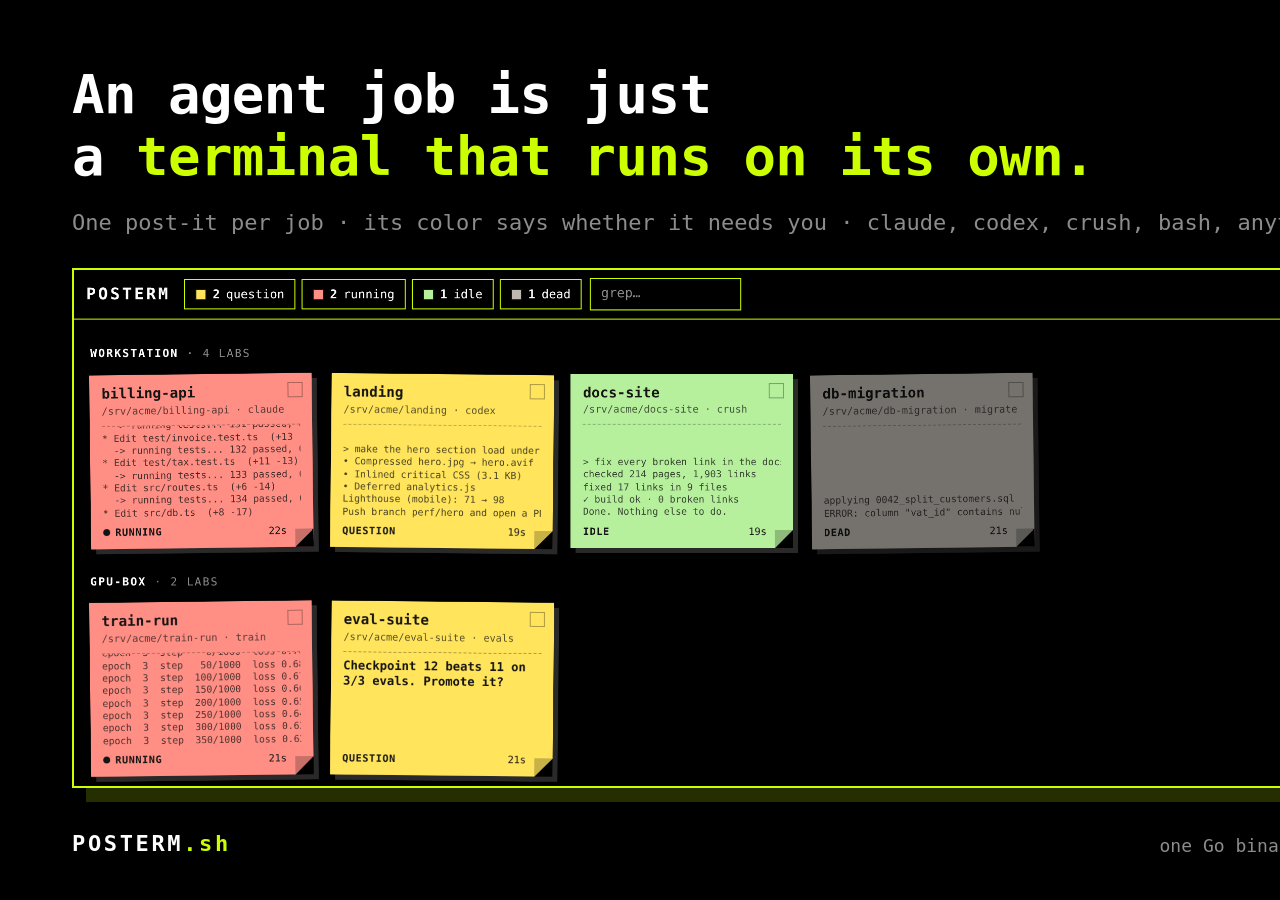
<file: docs/x/x-01-wall.html>
<!doctype html><meta charset="utf-8"><link rel="stylesheet" href="base.css">
<style>
.shot { position: absolute; left: 72px; right: 72px; top: 268px; height: 520px; width: calc(100% - 144px);
  background: url(../img/wall.png) 0 0 / 1456px auto no-repeat; }
</style>
<div class="card">
  <h1>An agent job is just<br>a <em>terminal that runs on its own.</em></h1>
  <p class="sub">One post-it per job · its color says whether it needs you · claude, codex, crush, bash, anything.</p>
  <div class="shot"></div>
  <div class="brand">POSTERM<span>.sh</span></div><div class="tag">one Go binary · tmux · no database</div>
</div>
</file>
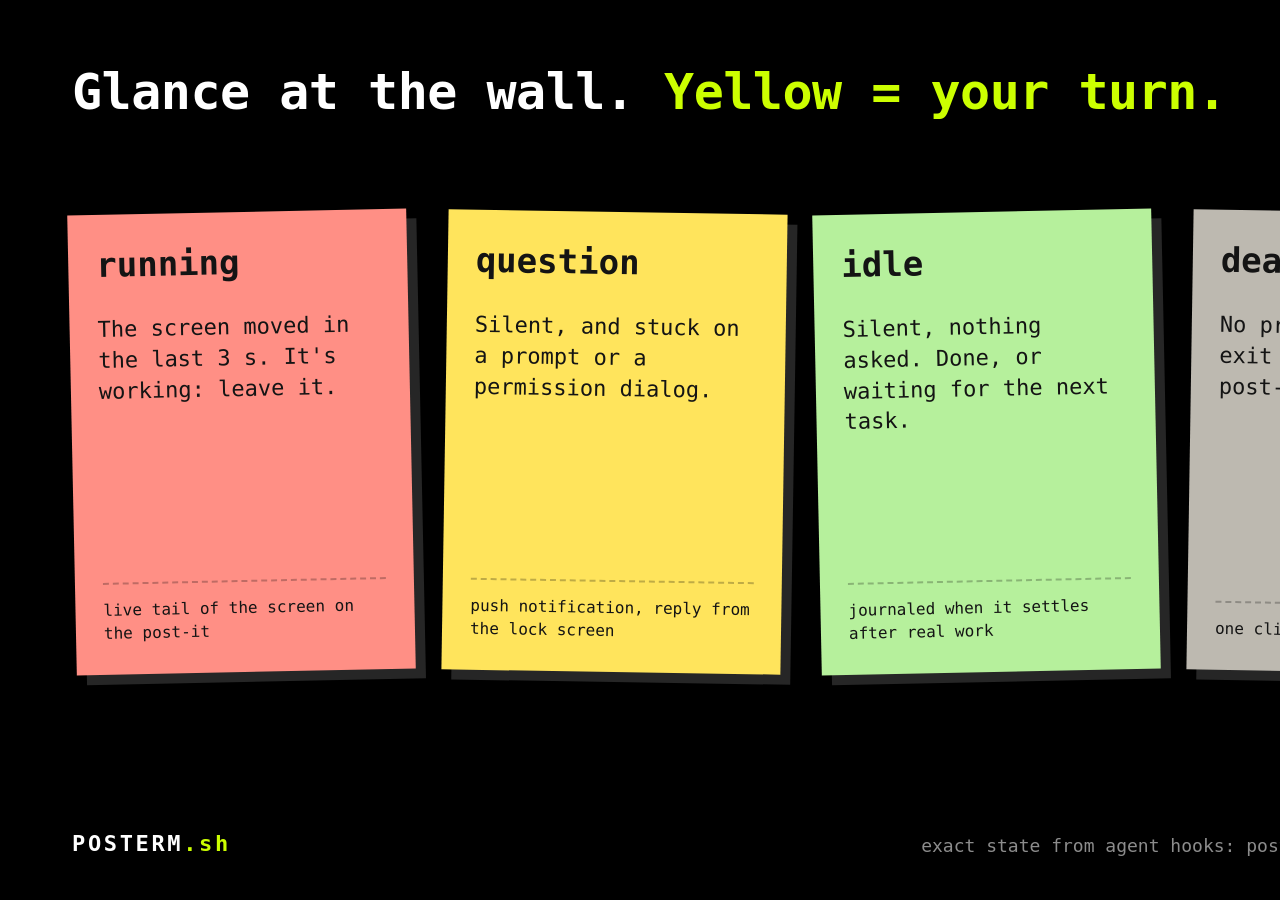
<file: docs/x/x-02-states.html>
<!doctype html><meta charset="utf-8"><link rel="stylesheet" href="base.css">
<style>
.row { display: grid; grid-template-columns: repeat(4, 1fr); gap: 34px; margin-top: 90px; }
.p { color: var(--ink); height: 460px; padding: 30px 28px; position: relative; box-shadow: 10px 10px 0 #262626; display: flex; flex-direction: column; }
.p:nth-child(odd) { transform: rotate(-1.2deg); } .p:nth-child(even) { transform: rotate(.9deg); }
.p b { font-size: 34px; display: block; }
.p i { font-style: normal; font-size: 17px; opacity: .65; margin-top: 4px; }
.p p { font-size: 22px; line-height: 1.4; margin-top: 30px; }
.p small { margin-top: auto; font-size: 16px; line-height: 1.45; border-top: 2px dashed rgba(0,0,0,.25); padding-top: 14px; }
.r { background: var(--encours); } .y { background: var(--question); } .g { background: var(--pose); } .k { background: var(--eteint); }
</style>
<div class="card">
  <h1 style="font-size:50px">Glance at the wall. <em>Yellow = your turn.</em></h1>
  <div class="row">
    <div class="p r"><b>running</b><p>The screen moved in the last 3 s. It's working: leave it.</p><small>live tail of the screen on the post-it</small></div>
    <div class="p y"><b>question</b><p>Silent, and stuck on a prompt or a permission dialog.</p><small>push notification, reply from the lock screen</small></div>
    <div class="p g"><b>idle</b><p>Silent, nothing asked. Done, or waiting for the next task.</p><small>journaled when it settles after real work</small></div>
    <div class="p k"><b>dead</b><p>No process left. The exit code is on the post-it.</p><small>one click to relaunch</small></div>
  </div>
  <div class="brand">POSTERM<span>.sh</span></div><div class="tag">exact state from agent hooks: posterm state question "…"</div>
</div>
</file>
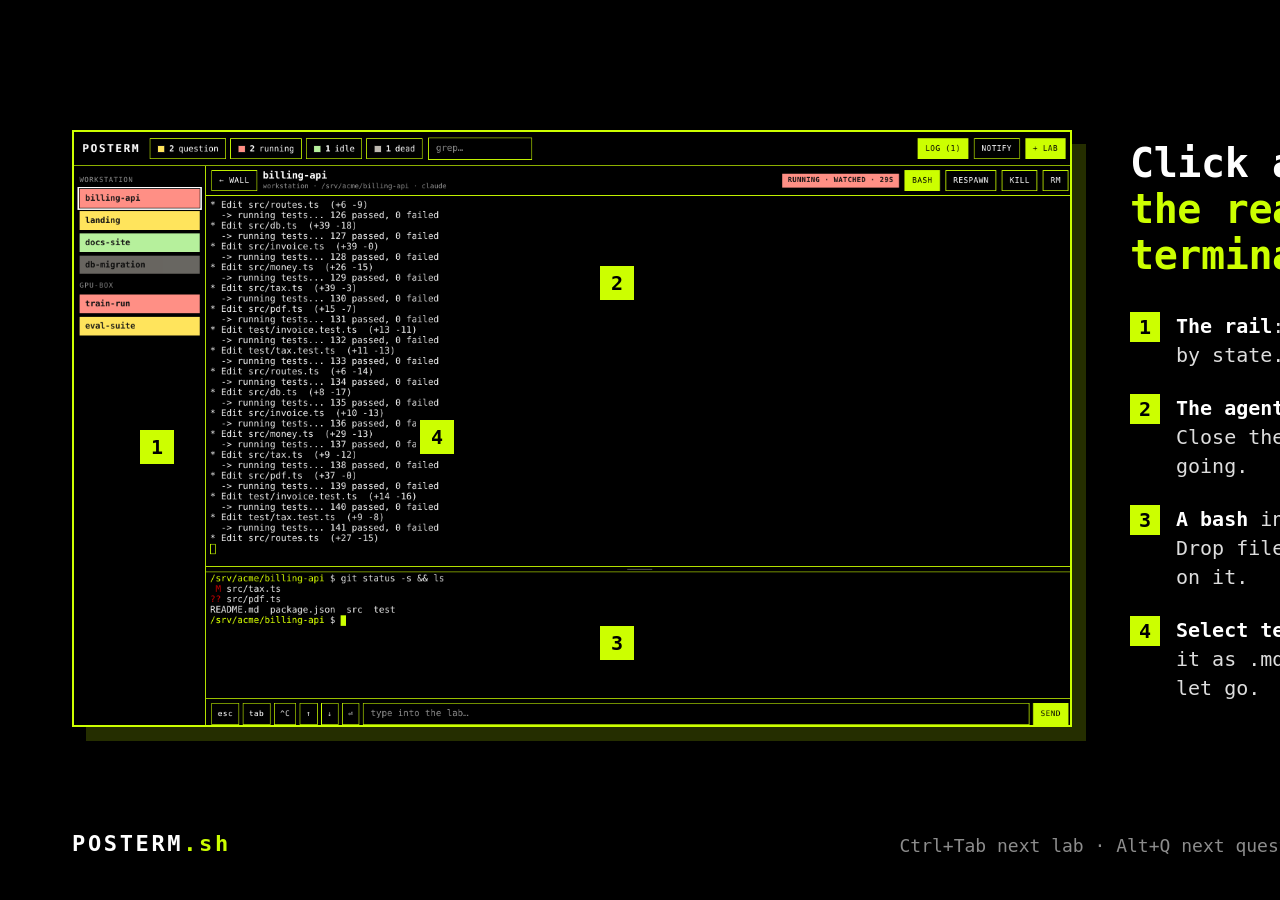
<file: docs/x/x-03-lab.html>
<!doctype html><meta charset="utf-8"><link rel="stylesheet" href="base.css">
<style>
.shot { position: absolute; left: 72px; top: 130px; width: 1000px; height: 597px; background: url(../img/lab.png) 0 0 / 1000px auto no-repeat; }
.side { position: absolute; left: 1130px; right: 64px; top: 140px; }
.side h1 { font-size: 40px; }
ol { list-style: none; margin-top: 34px; counter-reset: n; }
li { counter-increment: n; font-size: 20px; line-height: 1.45; margin-bottom: 24px; padding-left: 46px; position: relative; color: #ddd; }
li::before { content: counter(n); position: absolute; left: 0; top: 0; width: 30px; height: 30px; background: var(--acc); color: #000; font-weight: bold; text-align: center; line-height: 30px; }
li b { color: #fff; }
.dot { position: absolute; width: 34px; height: 34px; background: var(--acc); color: #000; font: bold 20px/34px 'DejaVu Sans Mono'; text-align: center; box-shadow: 0 0 0 4px #000; }
</style>
<div class="card">
  <div class="shot"></div>
  <div class="dot" style="left:140px;top:430px">1</div>
  <div class="dot" style="left:600px;top:266px">2</div>
  <div class="dot" style="left:600px;top:626px">3</div>
  <div class="dot" style="left:420px;top:420px">4</div>
  <div class="side">
    <h1>Click a post-it:<br><em>the real terminal.</em></h1>
    <ol>
      <li><b>The rail</b>: every lab, colored by state. Drag to reorder.</li>
      <li><b>The agent</b>, live in xterm.js. Close the tab: it keeps going.</li>
      <li><b>A bash</b> in the lab's folder. Drop files or whole folders on it.</li>
      <li><b>Select text</b>: copy it or save it as .md, right where you let go.</li>
    </ol>
  </div>
  <div class="brand">POSTERM<span>.sh</span></div><div class="tag">Ctrl+Tab next lab · Alt+Q next question · works on a phone</div>
</div>
</file>
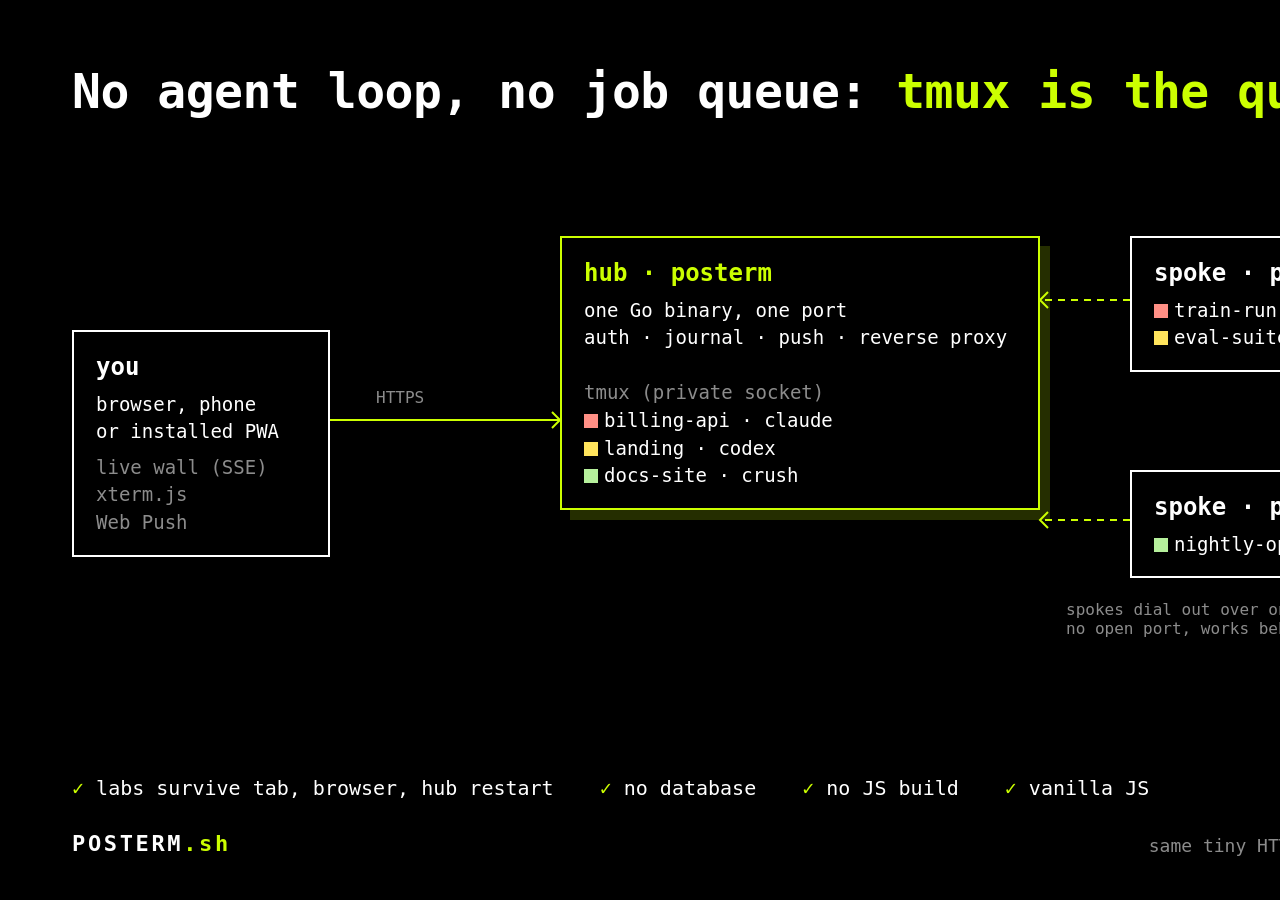
<file: docs/x/x-04-arch.html>
<!doctype html><meta charset="utf-8"><link rel="stylesheet" href="base.css">
<style>
.box { position: absolute; border: 2px solid var(--fg); padding: 18px 22px; font-size: 19px; line-height: 1.45; background: #000; }
.box b { display: block; font-size: 24px; margin-bottom: 6px; }
.box.acc { border-color: var(--acc); box-shadow: 10px 10px 0 rgba(204,255,0,.18); }
.box.acc b { color: var(--acc); }
.dim { color: var(--dim); }
.lab { display: inline-block; width: 14px; height: 14px; margin-right: 6px; vertical-align: -1px; }
svg { position: absolute; inset: 0; }
.lbl { position: absolute; font-size: 16px; color: var(--dim); background: #000; padding: 0 6px; }
.facts { position: absolute; left: 72px; right: 72px; bottom: 100px; display: flex; gap: 46px; font-size: 20px; }
.facts span::before { content: "✓ "; color: var(--acc); font-weight: bold; }
</style>
<div class="card">
  <h1 style="font-size:48px">No agent loop, no job queue: <em>tmux is the queue.</em></h1>
  <svg width="1600" height="900"><g stroke="#ccff00" stroke-width="2" fill="none">
    <path d="M330 420 H560"/><path d="M552 412 l8 8 -8 8"/>
    
    <path d="M1130 300 H1040" stroke-dasharray="7 6"/><path d="M1130 520 H1040" stroke-dasharray="7 6"/>
    <path d="M1048 292 l-8 8 8 8"/><path d="M1048 512 l-8 8 8 8"/>
  </g></svg>
  <div class="box" style="left:72px;top:330px;width:258px">
    <b>you</b>browser, phone<br>or installed PWA
    <div class="dim" style="margin-top:8px">live wall (SSE)<br>xterm.js<br>Web Push</div>
  </div>
  <div class="lbl" style="left:370px;top:388px">HTTPS</div>
  <div class="box acc" style="left:560px;top:236px;width:480px">
    <b>hub · posterm</b>
    one Go binary, one port<br>
    auth · journal · push · reverse proxy<br><br>
    <span class="dim">tmux (private socket)</span><br>
    <span class="lab" style="background:var(--encours)"></span>billing-api · claude<br>
    <span class="lab" style="background:var(--question)"></span>landing · codex<br>
    <span class="lab" style="background:var(--pose)"></span>docs-site · crush
  </div>
  <div class="box" style="left:1130px;top:236px;width:398px">
    <b>spoke · posterm join</b>
    <span class="lab" style="background:var(--encours)"></span>train-run<br>
    <span class="lab" style="background:var(--question)"></span>eval-suite
  </div>
  <div class="box" style="left:1130px;top:470px;width:398px">
    <b>spoke · posterm join</b>
    <span class="lab" style="background:var(--pose)"></span>nightly-ops
  </div>
  <div class="lbl" style="left:1060px;top:600px;width:470px">spokes dial out over one WebSocket (yamux):<br>no open port, works behind NAT</div>
  <div class="facts"><span>labs survive tab, browser, hub restart</span><span>no database</span><span>no JS build</span><span>vanilla JS</span></div>
  <div class="brand">POSTERM<span>.sh</span></div><div class="tag">same tiny HTTP API on every machine</div>
</div>
</file>
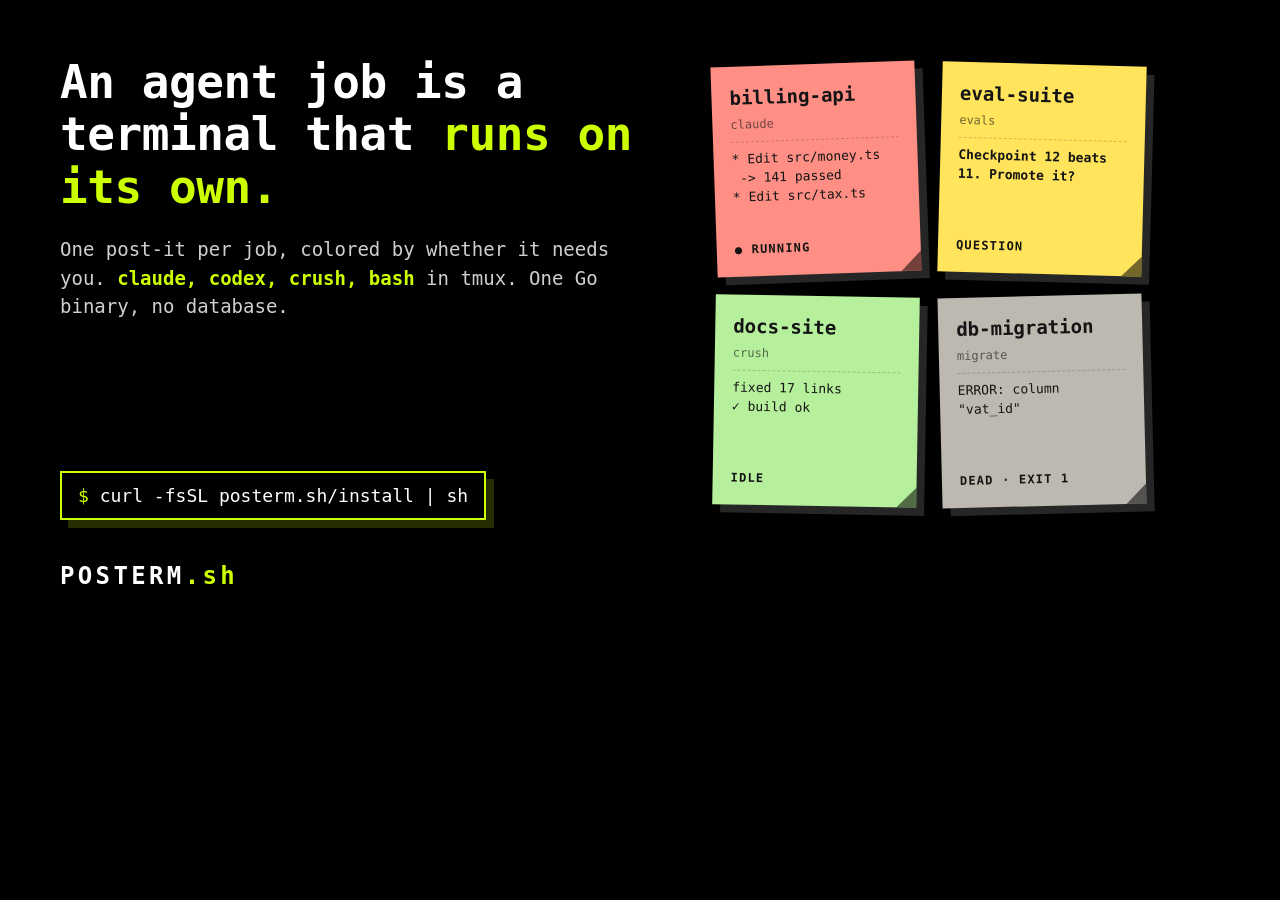
<file: site/gen/og.html>
<!doctype html><meta charset="utf-8">
<!-- posterm.sh social preview, 1200x630. Rendered to site/og.png by site/build.sh. -->
<style>
* { box-sizing: border-box; margin: 0; padding: 0; }
:root { --acc:#ccff00; --dim:#8c8c8c; --ink:#141414; }
html, body { width: 1200px; height: 630px; background: #000; color: #fff; font-family: 'DejaVu Sans Mono', monospace; overflow: hidden; }
.card { position: relative; width: 1200px; height: 630px; padding: 56px 60px; }
h1 { font-size: 46px; line-height: 1.14; letter-spacing: -.01em; max-width: 640px; }
h1 em { font-style: normal; color: var(--acc); }
.sub { margin-top: 22px; font-size: 19px; color: #cfcfcf; line-height: 1.5; max-width: 560px; }
.sub b { color: var(--acc); }
.cmd { position: absolute; left: 60px; bottom: 110px; border: 2px solid var(--acc); padding: 12px 16px; font-size: 18px; box-shadow: 8px 8px 0 rgba(204,255,0,.18); }
.cmd span { color: var(--acc); }
.brand { position: absolute; left: 60px; bottom: 40px; font-weight: bold; letter-spacing: .14em; font-size: 24px; }
.brand span { color: var(--acc); }
.notes { position: absolute; right: 56px; top: 64px; width: 430px; display: grid; grid-template-columns: 1fr 1fr; gap: 22px; }
.n { color: var(--ink); height: 210px; padding: 18px 18px; box-shadow: 8px 8px 0 #262626; position: relative; font-size: 13px; line-height: 1.45; display: flex; flex-direction: column; }
.n:nth-child(1) { transform: rotate(-2deg); } .n:nth-child(2) { transform: rotate(1.5deg); } .n:nth-child(3) { transform: rotate(1deg); } .n:nth-child(4) { transform: rotate(-1.4deg); }
.n b { font-size: 19px; display: block; margin-bottom: 4px; }
.n i { font-style: normal; opacity: .6; font-size: 12px; border-bottom: 1px dashed rgba(0,0,0,.3); padding-bottom: 8px; margin-bottom: 8px; display: block; }
.n s { text-decoration: none; margin-top: auto; font-weight: bold; letter-spacing: .1em; font-size: 12px; }
.n::after { content: ""; position: absolute; right: 0; bottom: 0; border-style: solid; border-width: 0 0 20px 20px; border-color: transparent transparent rgba(0,0,0,.55) transparent; }
.r { background: #ff8f85; } .y { background: #ffe45c; } .g { background: #b6f09c; } .k { background: #bdb9b0; }
</style>
<div class="card">
  <h1>An agent job is a terminal that <em>runs on its own.</em></h1>
  <p class="sub">One post-it per job, colored by whether it needs you. <b>claude, codex, crush, bash</b> in tmux. One Go binary, no database.</p>
  <div class="cmd"><span>$</span> curl -fsSL posterm.sh/install | sh</div>
  <div class="brand">POSTERM<span>.sh</span></div>
  <div class="notes">
    <div class="n r"><b>billing-api</b><i>claude</i>* Edit src/money.ts<br>&nbsp;-&gt; 141 passed<br>* Edit src/tax.ts<s>● RUNNING</s></div>
    <div class="n y"><b>eval-suite</b><i>evals</i><strong>Checkpoint 12 beats 11. Promote it?</strong><s>QUESTION</s></div>
    <div class="n g"><b>docs-site</b><i>crush</i>fixed 17 links<br>✓ build ok<s>IDLE</s></div>
    <div class="n k"><b>db-migration</b><i>migrate</i>ERROR: column "vat_id"<s>DEAD · EXIT 1</s></div>
  </div>
</div>
</file>
<file: site/assets/site.css>
/* posterm.sh — the same wall as the app: deep black, an acid rule, post-its. */
*, *::before, *::after { box-sizing: border-box; }
:root {
  --bg: #000; --panel: #0b0b0b; --line: #2a2a2a; --fg: #f2f2f2; --dim: #9a9a9a;
  --acc: #ccff00; --acc-soft: rgba(204, 255, 0, .18); --ink: #141414;
  --encours: #ff8f85; --question: #ffe45c; --pose: #b6f09c; --eteint: #bdb9b0;
  --mono: ui-monospace, "SF Mono", "JetBrains Mono", "Cascadia Mono", "DejaVu Sans Mono", Menlo, Consolas, monospace;
  --gutter: 16px; --max: 1180px;
  color-scheme: dark;
}
@media (min-width: 720px) { :root { --gutter: 32px; } }

html { -webkit-text-size-adjust: 100%; text-size-adjust: 100%; scroll-padding-top: 76px; }
@media (prefers-reduced-motion: no-preference) { html { scroll-behavior: smooth; } }
body { margin: 0; background: var(--bg); color: var(--fg); font: 16px/1.65 var(--mono); overflow-x: hidden; }
@media (min-width: 720px) { body { font-size: 17px; } }
img { max-width: 100%; height: auto; display: block; }
a { color: var(--acc); text-underline-offset: .2em; text-decoration-thickness: 1px; }
a:hover { text-decoration-thickness: 2px; }
:focus-visible { outline: 2px solid var(--acc); outline-offset: 3px; }
code { font-family: var(--mono); font-size: .92em; background: #1a1a1a; padding: .08em .35em; border: 1px solid #262626; overflow-wrap: anywhere; }
strong, b { font-weight: 700; color: #fff; }
h1, h2, h3 { line-height: 1.15; letter-spacing: -.01em; margin: 0; text-wrap: balance; }
p { margin: 0 0 1em; }
::selection { background: var(--acc); color: #000; }

.wrap { width: 100%; max-width: var(--max); margin: 0 auto; padding: 0 var(--gutter); }
.skip { position: absolute; left: -999px; top: 8px; background: var(--acc); color: #000; padding: 8px 12px; z-index: 20; }
.skip:focus { left: 8px; }

/* --- top bar, like the app's ------------------------------------------- */
.top { position: sticky; top: 0; z-index: 10; background: rgba(0, 0, 0, .92); border-bottom: 1px solid var(--acc); }
@supports (backdrop-filter: blur(6px)) { .top { background: rgba(0, 0, 0, .78); backdrop-filter: blur(6px); } }
.bar { display: flex; align-items: center; justify-content: space-between; gap: 12px; min-height: 60px; flex-wrap: wrap; padding-top: 8px; padding-bottom: 8px; }
.logo { font-weight: 700; letter-spacing: .14em; color: #fff; text-decoration: none; font-size: 18px; margin: 0; }
.logo span { color: var(--acc); }
.top nav { display: flex; flex-wrap: wrap; gap: 4px 18px; font-size: 14px; text-transform: lowercase; }
.top nav a { color: var(--fg); text-decoration: none; padding: 4px 0; }
.top nav a:hover { color: var(--acc); }
.top nav .lang { border: 1px solid var(--acc); color: var(--acc); padding: 3px 9px; text-transform: uppercase; letter-spacing: .08em; }
.top nav .lang:hover { background: var(--acc); color: #000; }
@media (max-width: 560px) {
  .top { position: static; }
  .top nav { gap: 2px 14px; font-size: 13px; }
}

/* --- hero ----------------------------------------------------------------- */
.hero { padding-top: clamp(40px, 9vw, 104px); padding-bottom: clamp(28px, 5vw, 56px); }
.kicker { color: var(--dim); font-size: 14px; letter-spacing: .12em; text-transform: uppercase; margin-bottom: 18px; }
.kicker strong { color: var(--acc); }
.hero h1 { font-size: clamp(34px, 7.4vw, 76px); max-width: 17ch; }
.hero h1 em { font-style: normal; color: var(--acc); }
@media (prefers-reduced-motion: no-preference) {
  .hero h1 em::after { content: "▌"; color: var(--acc); animation: blink 1.1s steps(1) infinite; margin-left: .05em; }
}
@keyframes blink { 50% { opacity: 0; } }
.lede { margin-top: 26px; max-width: 64ch; font-size: clamp(16px, 2vw, 19px); color: #d6d6d6; }
.lede code { background: none; border: 0; padding: 0; color: #fff; }

.install { margin-top: 30px; display: flex; align-items: stretch; max-width: 720px; border: 2px solid var(--acc); box-shadow: 10px 10px 0 var(--acc-soft); background: var(--panel); }
.install .cmd { margin: 0; flex: 1; min-width: 0; padding: 16px 18px; overflow-x: auto; font-size: clamp(13px, 1.9vw, 17px); white-space: pre; }
.install .cmd code { background: none; border: 0; padding: 0; color: #fff; }
.ps { color: var(--acc); user-select: none; -webkit-user-select: none; }
.copy { font: 700 13px/1 var(--mono); letter-spacing: .1em; text-transform: uppercase; background: var(--acc); color: #000; border: 0; padding: 0 18px; cursor: pointer; min-width: 92px; }
.copy:hover { background: #e2ff66; }
.copy.done { background: var(--pose); }
.install .cmd { overflow-wrap: anywhere; }
@media (max-width: 560px) {
  .install { flex-direction: column; }
  .install .cmd { white-space: pre-wrap; word-break: break-all; }
  .copy { padding: 12px 18px; }
}
.fine { color: var(--dim); font-size: 14px; margin-top: 16px; }
.fine code { color: var(--fg); }

/* --- screenshots: acid frame, offset shadow (the X cards' look) ---------- */
.shot { margin: 0; }
.shot img { border: 2px solid var(--acc); box-shadow: 8px 8px 0 var(--acc-soft); background: #000; }
@media (min-width: 720px) { .shot img { box-shadow: 14px 14px 0 var(--acc-soft); } }
.shot.wrap { margin: 0 auto; }
.shot.wide { max-width: 1340px; padding-bottom: 28px; }
.shot.phone img { max-width: 360px; margin: 0 auto; }

/* --- sections ------------------------------------------------------------- */
.band { padding-top: clamp(56px, 9vw, 112px); }
.label { color: var(--acc); font-size: 13px; letter-spacing: .14em; text-transform: uppercase; margin: 0 0 14px; }
.label::before { content: "// "; color: var(--dim); }
.band h2 { font-size: clamp(26px, 4.4vw, 44px); max-width: 26ch; margin-bottom: 22px; }
.band h2 code { font-size: .8em; }
.band > p { max-width: 68ch; color: #d6d6d6; }
.kbd { display: inline-block; background: var(--acc); color: #000; padding: 0 .3em; font-size: .85em; }

/* the four states, as post-its */
.notes { list-style: none; padding: 0; margin: 40px 0 0; display: grid; grid-template-columns: repeat(2, minmax(0, 1fr)); gap: 18px; }
@media (min-width: 720px) { .notes { grid-template-columns: repeat(4, minmax(0, 1fr)); gap: 26px; } }
.note { color: var(--ink); padding: 16px 14px 22px; min-height: 150px; box-shadow: 8px 8px 0 #262626; position: relative; display: flex; flex-direction: column; gap: 14px; }
.note::after { content: ""; position: absolute; right: 0; bottom: 0; border-style: solid; border-width: 0 0 22px 22px; border-color: transparent transparent rgba(0,0,0,.55) transparent; }
.note b { color: var(--ink); font-size: 19px; letter-spacing: .02em; }
.note span { font-size: 14px; line-height: 1.45; }
@media (min-width: 720px) { .note { padding: 22px 22px 26px; min-height: 190px; } .note b { font-size: 24px; } .note span { font-size: 16px; line-height: 1.5; } }
.note.r { background: var(--encours); } .note.y { background: var(--question); } .note.g { background: var(--pose); } .note.k { background: var(--eteint); }
@media (min-width: 720px) {
  .note:nth-child(odd) { transform: rotate(-1.2deg); } .note:nth-child(even) { transform: rotate(.9deg); }
}
@media (prefers-reduced-motion: no-preference) and (hover: hover) {
  .note { transition: transform .15s; } .note:hover { transform: rotate(0) translateY(-4px); }
}

/* features */
.feature { margin-top: clamp(36px, 6vw, 64px); }
.feature h3 { font-size: clamp(20px, 2.6vw, 26px); margin-bottom: 14px; }
.feature h3::before { content: "■ "; color: var(--acc); }
.copy-col { max-width: 68ch; }
@media (min-width: 960px) {
  .feature:not(.split) .copy-col { max-width: none; }
  .feature:not(.split) .copy-col ul { columns: 2; column-gap: 56px; }
  .feature:not(.split) .copy-col li { break-inside: avoid; }
  .feature:not(.split) .copy-col > p { max-width: 76ch; }
  .stack .copy-col { margin-top: 36px; }
}
.copy-col ul, .copy-col ol, .col ol { padding-left: 1.2em; margin: 0 0 1em; }
.copy-col li, .col li { margin-bottom: .55em; color: #d6d6d6; }
.copy-col li::marker { color: var(--acc); }
.copy-col p { color: #d6d6d6; }
.split { display: grid; gap: 28px; align-items: center; }
@media (min-width: 960px) {
  .split { grid-template-columns: 1.35fr 1fr; gap: 56px; }
  .split.flip > .shot { order: 2; }
}

/* terminals */
.term { background: var(--panel); border: 1px solid var(--line); border-left: 3px solid var(--acc); padding: 16px 18px; overflow-x: auto; font-size: 14px; line-height: 1.7; margin: 0 0 1.2em; white-space: pre; }
.term code { background: none; border: 0; padding: 0; color: #fff; font-size: inherit; }
.term .c { color: var(--dim); }
.term.big { font-size: clamp(13px, 1.6vw, 16px); }

/* a day */
.day { list-style: none; padding: 0; margin: 36px 0 0; display: grid; grid-template-columns: repeat(auto-fit, minmax(min(100%, 240px), 1fr)); gap: 0; border-top: 1px solid var(--line); }
.day li { padding: 22px 20px 6px 0; border-bottom: 1px solid var(--line); }
@media (min-width: 720px) { .day li { border-bottom: 0; border-right: 1px solid var(--line); padding: 26px 22px 10px; } .day li:first-child { padding-left: 0; } .day li:last-child { border-right: 0; } }
.day b { color: var(--acc); text-transform: uppercase; letter-spacing: .12em; font-size: 14px; display: block; margin-bottom: 10px; }
.day p { color: #d6d6d6; font-size: 15px; }

/* install columns */
.cols { display: grid; gap: 40px; grid-template-columns: repeat(auto-fit, minmax(min(100%, 300px), 1fr)); margin-top: 30px; }
.col h3 { font-size: 20px; margin-bottom: 14px; }
.col p { color: #d6d6d6; font-size: 15px; }
.col .term { white-space: pre-wrap; overflow-wrap: anywhere; font-size: 13px; }

/* the "no" list */
.nos { list-style: none; padding: 0; margin: 30px 0; display: grid; grid-template-columns: repeat(auto-fit, minmax(min(100%, 320px), 1fr)); gap: 0 40px; }
.nos li { padding: 16px 0; border-bottom: 1px dashed var(--line); color: #d6d6d6; }
.nos b { display: block; color: #fff; }
.nos b::before { content: "✕ "; color: var(--encours); }
.btn { display: inline-block; background: var(--acc); color: #000; text-decoration: none; font-weight: 700; padding: 12px 18px; letter-spacing: .04em; margin: 0 10px 10px 0; border: 2px solid var(--acc); }
.btn:hover { background: #e2ff66; }
.btn.ghost { background: transparent; color: var(--acc); }
.btn.ghost:hover { background: var(--acc); color: #000; }

.dog .big { font-size: clamp(20px, 3vw, 30px); line-height: 1.4; max-width: 34ch; color: #fff; }

/* --- footer --------------------------------------------------------------- */
.foot { margin-top: clamp(72px, 10vw, 128px); border-top: 1px solid var(--acc); padding: 32px 0 48px; color: var(--dim); font-size: 14px; }
.foot p { margin: 0 0 8px; }
.foot .logo { font-size: 16px; }

/* --- design doc ----------------------------------------------------------- */
.doc { display: grid; gap: 32px; padding-top: clamp(32px, 6vw, 72px); }
@media (min-width: 1040px) {
  .doc { grid-template-columns: 270px minmax(0, 1fr); gap: 0 56px; align-items: start; }
  .doc-head { grid-column: 2; }
  .toc { grid-column: 1; grid-row: 1 / span 2; }
  .doc .prose:not(.doc-head) { grid-column: 2; }
  .toc { position: sticky; top: 84px; max-height: calc(100vh - 100px); overflow-y: auto; }
}
.toc details { border: 1px solid var(--line); background: var(--panel); padding: 12px 16px; }
.toc summary { cursor: pointer; color: var(--acc); text-transform: uppercase; letter-spacing: .12em; font-size: 13px; }
.toc ol { margin: 12px 0 0; padding-left: 1.6em; font-size: 13px; line-height: 1.5; }
.toc li { margin-bottom: 6px; color: var(--dim); }
.toc a { color: var(--fg); text-decoration: none; }
.toc a:hover { color: var(--acc); }
.prose { max-width: 76ch; min-width: 0; }
.prose h1 { font-size: clamp(30px, 5.6vw, 52px); margin-bottom: 28px; }
.doc-head p { font-size: 1.05em; }
.doc-head + .toc + .prose > h2:first-child { margin-top: 24px; }
.prose h2 { font-size: clamp(22px, 3.2vw, 30px); margin: 64px 0 18px; padding-top: 18px; border-top: 1px solid var(--line); }
.prose h2::before { content: "■ "; color: var(--acc); }
.prose h3 { font-size: 19px; margin: 32px 0 12px; }
.prose p, .prose li { color: #d6d6d6; }
.prose strong { color: #fff; }
.prose ul, .prose ol { padding-left: 1.3em; }
.prose li { margin-bottom: .5em; }
.prose li::marker { color: var(--acc); }
.hash { color: var(--dim); text-decoration: none; font-size: .7em; opacity: 0; }
h2:hover .hash, h3:hover .hash, .hash:focus { opacity: 1; }
.prose pre { background: var(--panel); border: 1px solid var(--line); border-left: 3px solid var(--acc); padding: 16px 18px; overflow-x: auto; font-size: 13.5px; line-height: 1.5; margin: 0 0 1.4em; }
.prose pre code { background: none; border: 0; padding: 0; font-size: inherit; overflow-wrap: normal; }
.table { overflow-x: auto; margin: 0 0 1.4em; border: 1px solid var(--line); }
.prose table { border-collapse: collapse; width: 100%; font-size: 14px; }
.prose th, .prose td { text-align: left; padding: 9px 12px; border-bottom: 1px solid var(--line); vertical-align: top; }
.prose th { color: var(--acc); font-weight: 700; background: var(--panel); white-space: nowrap; }
.prose tr:last-child td { border-bottom: 0; }
.prose td code { white-space: nowrap; }
</file>
<file: docs/x/base.css>
* { box-sizing: border-box; margin: 0; padding: 0; }
:root { --bg:#000; --fg:#fff; --dim:#8c8c8c; --acc:#ccff00; --pose:#b6f09c; --question:#ffe45c; --encours:#ff8f85; --eteint:#bdb9b0; --ink:#141414; }
html, body { width: 1600px; height: 900px; background: var(--bg); color: var(--fg); font-family: 'DejaVu Sans Mono', monospace; overflow: hidden; }
.card { position: relative; width: 1600px; height: 900px; padding: 64px 72px; }
.brand { position: absolute; left: 72px; bottom: 44px; font-weight: bold; letter-spacing: .12em; font-size: 22px; }
.brand span { color: var(--acc); }
.tag { position: absolute; right: 72px; bottom: 44px; font-size: 18px; color: var(--dim); }
h1 { font-size: 54px; line-height: 1.15; letter-spacing: -.01em; }
h1 em { font-style: normal; color: var(--acc); }
.sub { margin-top: 18px; font-size: 22px; color: var(--dim); line-height: 1.5; }
.shot { border: 2px solid var(--acc); box-shadow: 14px 14px 0 rgba(204,255,0,.18); display: block; }
</file>
